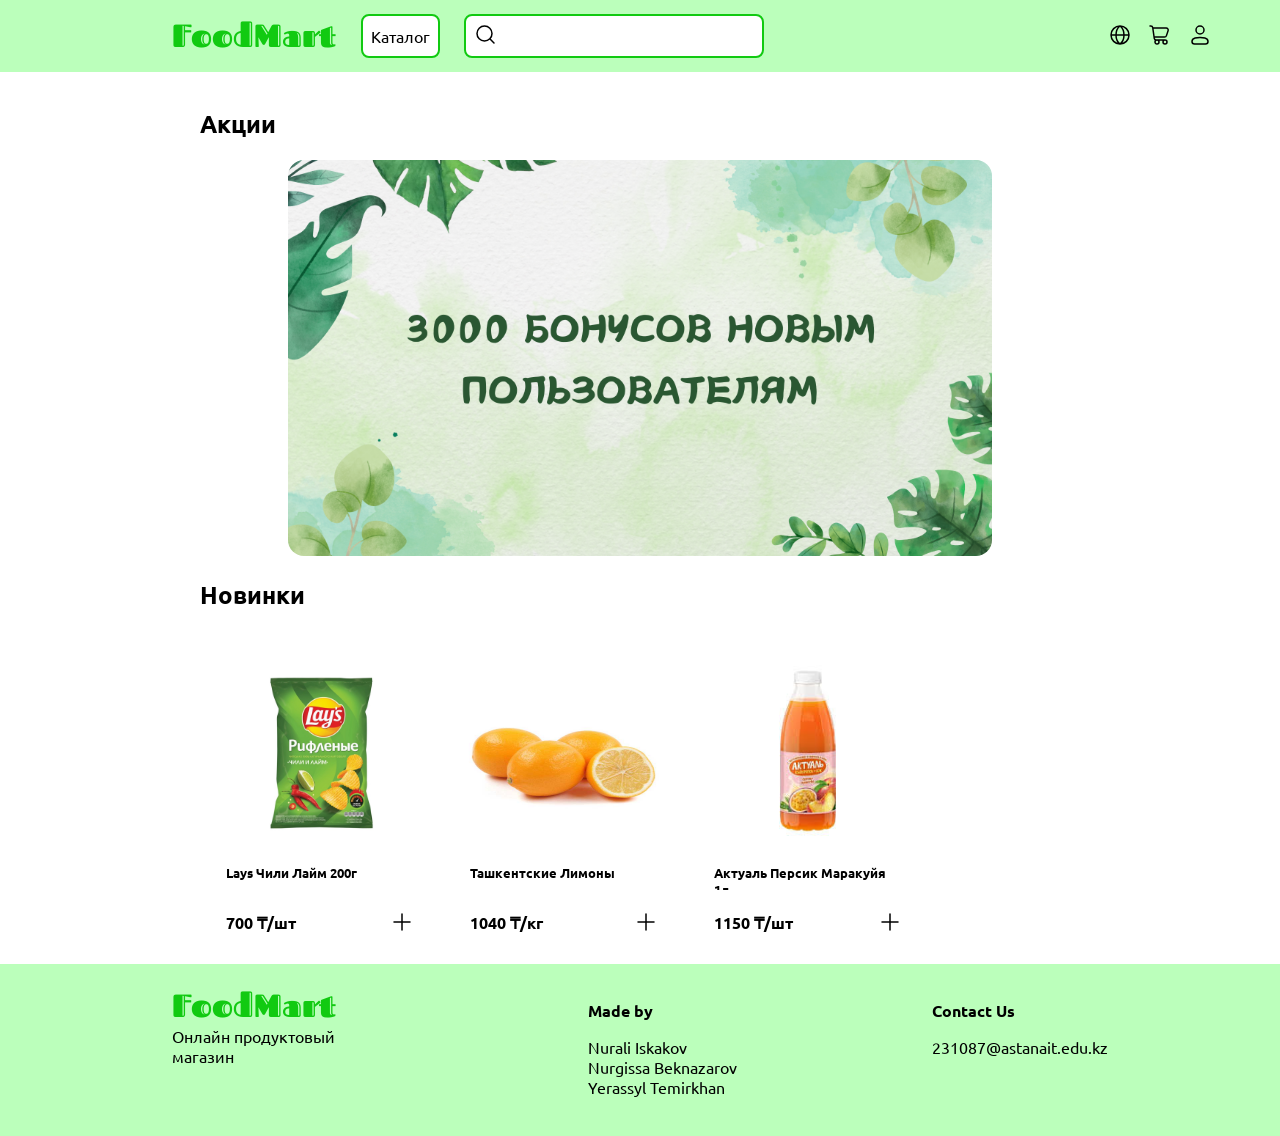
<file: index.html>
<!DOCTYPE html>
<html lang="en">
<head>
  <meta charset="UTF-8">
  <meta name="viewport" content="width=device-width, initial-scale=1.0">
  <link rel="preconnect" href="https://fonts.googleapis.com">
  <link rel="preconnect" href="https://fonts.gstatic.com" crossorigin>
  <link href="https://fonts.googleapis.com/css2?family=Fascinate+Inline&family=Ubuntu:ital,wght@0,300;0,400;0,500;0,700;1,300;1,400;1,500;1,700&display=swap" rel="stylesheet">
  <link rel="stylesheet" href="styles/main.css">
  <link rel="stylesheet" href="styles/index.css">
  <title>Главная</title>
</head>
<body>
  <header>
    <div id="header-left-side">
      <a href="index.html">
        <h1 class="logo">FoodMart</h1>
      </a>
      <a href="categories.html">
        <div id="categories-btn">
          Каталог
        </div>
      </a>
      <div id="search-bar">
        <button id="search-icon-btn">
          <img class="header-icon" id="search-icon" src="assets/icons/search-svgrepo-com.svg" alt="Search Icon">
        </button>
        <input type="text" name="search-bar-textbox" id="search-bar-textbox" placeholder="">
      </div>
    </div>
    <nav>
      <img class="header-icon" src="assets/icons/globe-1-svgrepo-com.svg" alt="Language Icon">
      <a href="cart.html">
        <img class="header-icon" src="assets/icons/cart-4-svgrepo-com.svg" alt="Cart Icon">
      </a>
      <a href="profile.html">
        <img class="header-icon" src="assets/icons/user-1-svgrepo-com.svg" alt="Profile Icon">
      </a>
    </nav>
  </header>
  <main>
    <h2>Акции</h2>
    <div id="promotions">
      <img src="assets/images/promotions.png" alt="Promotions Image">
    </div>
    <h2>Новинки</h2>
    <div id="new-products" class="product-container">
      <div class="product-box">
        <img class="product-box-img" src="assets/images/lays_chili_lime.jpg" alt="Lays Chili Lime">
        <h5 class="product-box-title">Lays Чили Лайм 200г</h5>
        <div class="product-box-price-add-to-cart">  
          <h4 class="product-box-price">700 ₸/шт</h4>
          <button class="product-icon-btn">
            <img class="product-icon" src="assets/icons/plus-svgrepo-com.svg" alt="Add Product Icon">
          </button>
        </div>
      </div>
      <div class="product-box">
        <img class="product-box-img" src="assets/images/fruits-berries/tashkent_lemon.png" alt="Lays Chili Lime">
        <h5 class="product-box-title">Ташкентские Лимоны</h5>
        <div class="product-box-price-add-to-cart">  
          <h4 class="product-box-price">1040 ₸/кг</h4>
          <button class="product-icon-btn">
            <img class="product-icon" src="assets/icons/plus-svgrepo-com.svg" alt="Add Product Icon">
          </button>
        </div>
      </div>
      <div class="product-box">
        <img class="product-box-img" src="assets/images/drinks/actual_peach_passionfruit.jpg" alt="Actual Peach Passionfruit ">
        <h5 class="product-box-title">Актуаль Персик Маракуйя 1л</h5>
        <div class="product-box-price-add-to-cart">  
          <h4 class="product-box-price">1150 ₸/шт</h4>
          <button class="product-icon-btn">
            <img class="product-icon" src="assets/icons/plus-svgrepo-com.svg" alt="Add Product Icon">
          </button>
        </div>
      </div>
    </div>
  </main>
  <footer>
    <div id="footer-about-us">
      <h1 class="logo">FoodMart</h1>
      <p>Онлайн продуктовый магазин</p>
    </div>
    <div id="footer-made-by">
      <h4>Made by</h4>
      <p>Nurali Iskakov</p>
      <p>Nurgissa Beknazarov</p>
      <p>Yerassyl Temirkhan</p>
    </div>
    <div id="footer-contact-us">
      <h4>Contact Us</h4>
      <p>231087@astanait.edu.kz</p>
      <p></p>
      <p></p>
    </div>
  </footer>
</body>
</html>
</file>
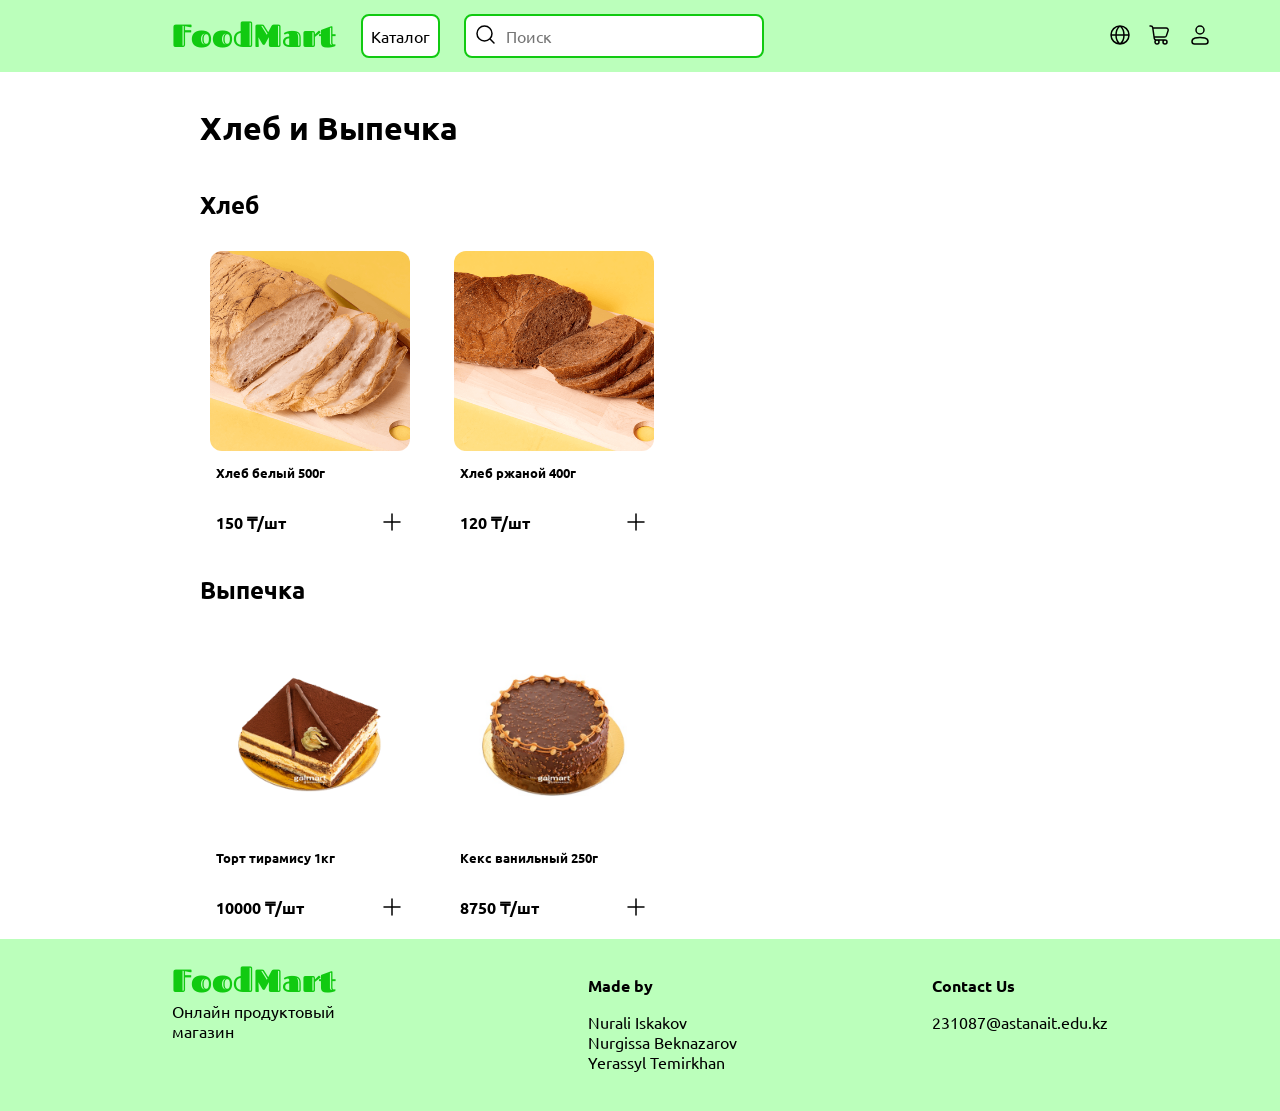
<file: bread&pastries.html>
<!DOCTYPE html>
<html lang="ru">
<head>
  <meta charset="UTF-8">
  <meta name="viewport" content="width=device-width, initial-scale=1.0">
  <link rel="preconnect" href="https://fonts.googleapis.com">
  <link rel="preconnect" href="https://fonts.gstatic.com" crossorigin>
  <link href="https://fonts.googleapis.com/css2?family=Fascinate+Inline&family=Ubuntu:ital,wght@0,300;0,400;0,500;0,700;1,300;1,400;1,500;1,700&display=swap" rel="stylesheet">
  <link rel="stylesheet" href="styles/main.css">
  <link rel="stylesheet" href="styles/index.css">
  <title>Хлеб и Выпечка</title>
</head>
<body>
  <header>
    <div id="header-left-side">
      <a href="index.html">
        <h1 class="logo">FoodMart</h1>
      </a>
      <a href="pages/categories.html">
        <div id="categories-btn">
          Каталог
        </div>
      </a>
      <div id="search-bar">
        <button id="search-icon-btn">
          <img class="header-icon" id="search-icon" src="assets/icons/search-svgrepo-com.svg" alt="Search Icon">
        </button>
        <input type="text" name="search-bar-textbox" id="search-bar-textbox" placeholder="Поиск">
      </div>
    </div>
    <nav>
      <img class="header-icon" src="assets/icons/globe-1-svgrepo-com.svg" alt="Language Icon">
      <a href="pages/cart.html">
        <img class="header-icon" src="assets/icons/cart-4-svgrepo-com.svg" alt="Cart Icon">
      </a>
      <a href="pages/profile.html">
        <img class="header-icon" src="assets/icons/user-1-svgrepo-com.svg" alt="Profile Icon">
      </a>
    </nav>
  </header>

  <main>
    <h1>Хлеб и Выпечка</h1>
    <br>
    <h2>Хлеб</h2>
    <div class="product-container">
      <div class="product-box">
        <img class="product-box-img" src="assets/images/bread1.png" alt="Хлеб белый">
        <h5 class="product-box-title">Хлеб белый 500г</h5>
        <div class="product-box-price-add-to-cart">
          <h4 class="product-box-price">150 ₸/шт</h4>
          <button class="product-icon-btn">
            <img class="product-icon" src="assets/icons/plus-svgrepo-com.svg" alt="Add Product Icon">
          </button>
        </div>
      </div>
      <div class="product-box">
        <img class="product-box-img" src="assets/images/bread2.png" alt="Хлеб ржаной">
        <h5 class="product-box-title">Хлеб ржаной 400г</h5>
        <div class="product-box-price-add-to-cart">
          <h4 class="product-box-price">120 ₸/шт</h4>
          <button class="product-icon-btn">
            <img class="product-icon" src="assets/icons/plus-svgrepo-com.svg" alt="Add Product Icon">
          </button>
        </div>
      </div>
    </div>
    
    <h2>Выпечка</h2>
    <div class="product-container">
      <div class="product-box">
        <img class="product-box-img" src="assets/images/tiramisu.png" alt="Тирамису">
        <h5 class="product-box-title">Торт тирамису 1кг</h5>
        <div class="product-box-price-add-to-cart">
          <h4 class="product-box-price">10000 ₸/шт</h4>
          <button class="product-icon-btn">
            <img class="product-icon" src="assets/icons/plus-svgrepo-com.svg" alt="Add Product Icon">
          </button>
        </div>
      </div>
      <div class="product-box">
        <img class="product-box-img" src="assets/images/cake2.jpg" alt="Шоколадный торт">
        <h5 class="product-box-title">Кекс ванильный 250г</h5>
        <div class="product-box-price-add-to-cart">
          <h4 class="product-box-price">8750 ₸/шт</h4>
          <button class="product-icon-btn">
            <img class="product-icon" src="assets/icons/plus-svgrepo-com.svg" alt="Add Product Icon">
          </button>
        </div>
      </div>
    </div>
  </main>

  <footer>
    <div id="footer-about-us">
      <h1 class="logo">FoodMart</h1>
      <p>Онлайн продуктовый магазин</p>
    </div>
    <div id="footer-made-by">
      <h4>Made by</h4>
      <p>Nurali Iskakov</p>
      <p>Nurgissa Beknazarov</p>
      <p>Yerassyl Temirkhan</p>
    </div>
    <div id="footer-contact-us">
      <h4>Contact Us</h4>
      <p>231087@astanait.edu.kz</p>
    </div>
  </footer>
</body>
</html>
</file>
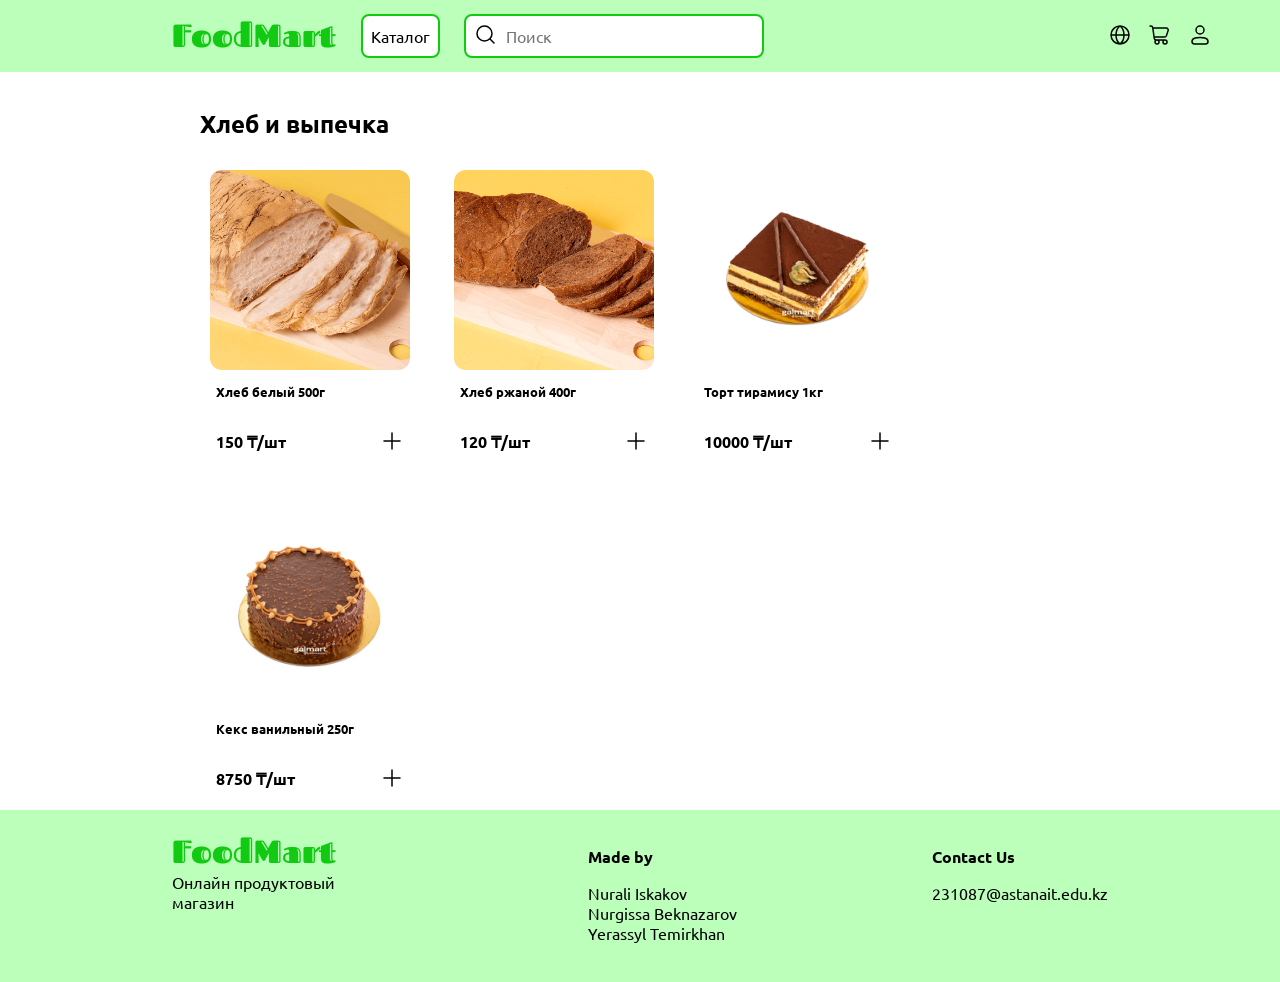
<file: bread-baked.html>
<!DOCTYPE html>
<html lang="ru">
<head>
  <meta charset="UTF-8">
  <meta name="viewport" content="width=device-width, initial-scale=1.0">
  <link rel="preconnect" href="https://fonts.googleapis.com">
  <link rel="preconnect" href="https://fonts.gstatic.com" crossorigin>
  <link href="https://fonts.googleapis.com/css2?family=Fascinate+Inline&family=Ubuntu:ital,wght@0,300;0,400;0,500;0,700;1,300;1,400;1,500;1,700&display=swap" rel="stylesheet">
  <link rel="stylesheet" href="styles/main.css">
  <title>Хлеб и Выпечка</title>
</head>
<body>
  <header>
    <div id="header-left-side">
      <a href="index.html">
        <h1 class="logo">FoodMart</h1>
      </a>
      <a href="categories.html">
        <div id="categories-btn">
          Каталог
        </div>
      </a>
      <div id="search-bar">
        <button id="search-icon-btn">
          <img class="header-icon" id="search-icon" src="assets/icons/search-svgrepo-com.svg" alt="Search Icon">
        </button>
        <input type="text" name="search-bar-textbox" id="search-bar-textbox" placeholder="Поиск">
      </div>
    </div>
    <nav>
      <img class="header-icon" src="assets/icons/globe-1-svgrepo-com.svg" alt="Language Icon">
      <a href="cart.html">
        <img class="header-icon" src="assets/icons/cart-4-svgrepo-com.svg" alt="Cart Icon">
      </a>
      <a href="profile.html">
        <img class="header-icon" src="assets/icons/user-1-svgrepo-com.svg" alt="Profile Icon">
      </a>
    </nav>
  </header>

  <main>
    <h2>Хлеб и выпечка</h2>
    <div class="product-container">
      <div class="product-box">
        <img class="product-box-img" src="assets/images/bread-baked/bread1.png" alt="Хлеб белый">
        <h5 class="product-box-title">Хлеб белый 500г</h5>
        <div class="product-box-price-add-to-cart">
          <h4 class="product-box-price">150 ₸/шт</h4>
          <button class="product-icon-btn">
            <img class="product-icon" src="assets/icons/plus-svgrepo-com.svg" alt="Add Product Icon">
          </button>
        </div>
      </div>
      <div class="product-box">
        <img class="product-box-img" src="assets/images/bread-baked/bread2.png" alt="Хлеб ржаной">
        <h5 class="product-box-title">Хлеб ржаной 400г</h5>
        <div class="product-box-price-add-to-cart">
          <h4 class="product-box-price">120 ₸/шт</h4>
          <button class="product-icon-btn">
            <img class="product-icon" src="assets/icons/plus-svgrepo-com.svg" alt="Add Product Icon">
          </button>
        </div>
      </div>
      <div class="product-box">
        <img class="product-box-img" src="assets/images/bread-baked/tiramisu.png" alt="Тирамису">
        <h5 class="product-box-title">Торт тирамису 1кг</h5>
        <div class="product-box-price-add-to-cart">
          <h4 class="product-box-price">10000 ₸/шт</h4>
          <button class="product-icon-btn">
            <img class="product-icon" src="assets/icons/plus-svgrepo-com.svg" alt="Add Product Icon">
          </button>
        </div>
      </div>
      <div class="product-box">
        <img class="product-box-img" src="assets/images/bread-baked/cake2.jpg" alt="Шоколадный торт">
        <h5 class="product-box-title">Кекс ванильный 250г</h5>
        <div class="product-box-price-add-to-cart">
          <h4 class="product-box-price">8750 ₸/шт</h4>
          <button class="product-icon-btn">
            <img class="product-icon" src="assets/icons/plus-svgrepo-com.svg" alt="Add Product Icon">
          </button>
        </div>
      </div>
    </div>
  </main>

  <footer>
    <div id="footer-about-us">
      <h1 class="logo">FoodMart</h1>
      <p>Онлайн продуктовый магазин</p>
    </div>
    <div id="footer-made-by">
      <h4>Made by</h4>
      <p>Nurali Iskakov</p>
      <p>Nurgissa Beknazarov</p>
      <p>Yerassyl Temirkhan</p>
    </div>
    <div id="footer-contact-us">
      <h4>Contact Us</h4>
      <p>231087@astanait.edu.kz</p>
    </div>
  </footer>
</body>
</html>
</file>
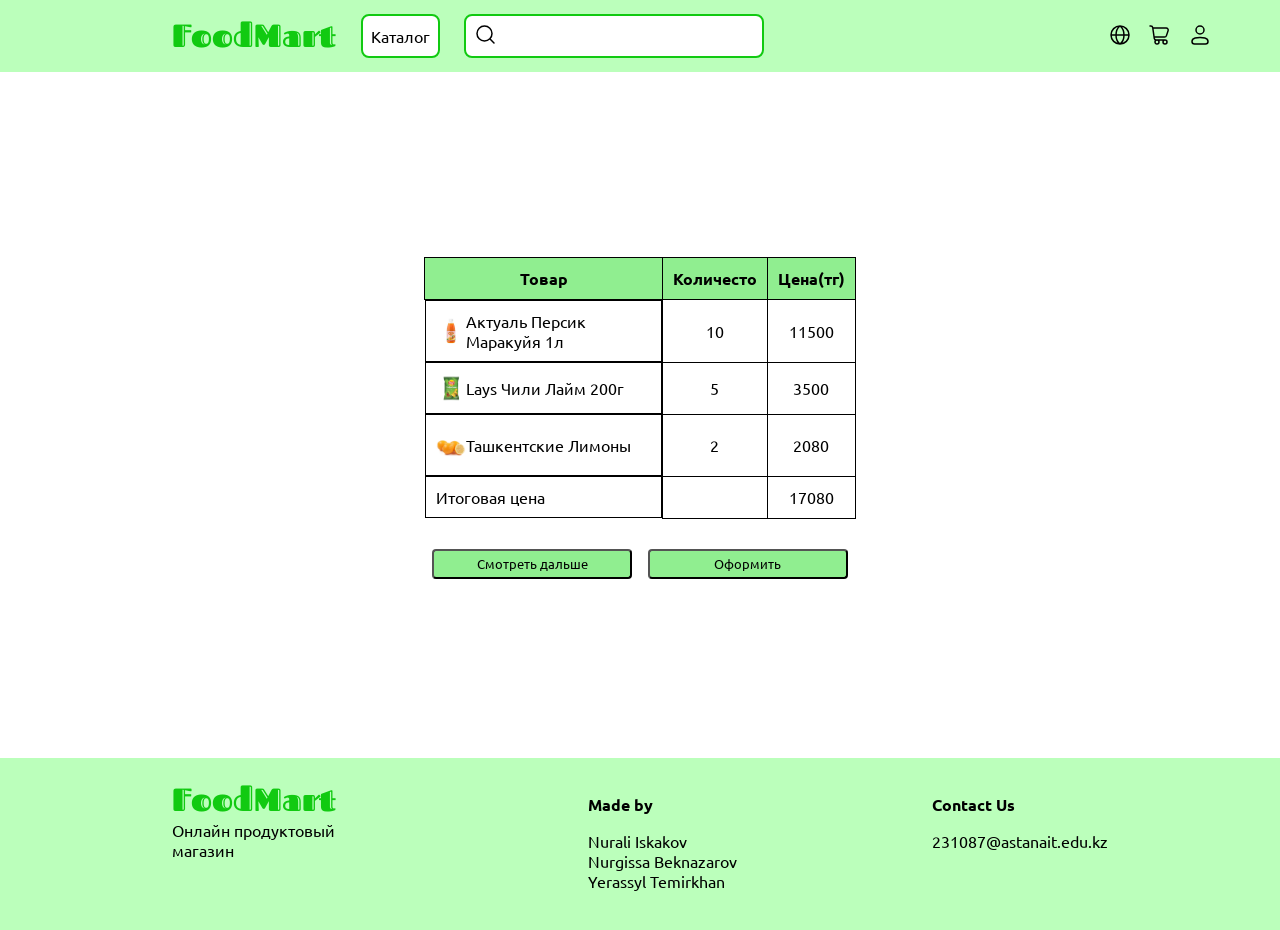
<file: cart.html>
<!DOCTYPE html>
<html lang="en">
<head>
  <meta charset="UTF-8">
  <meta name="viewport" content="width=device-width, initial-scale=1.0">
  <link rel="preconnect" href="https://fonts.googleapis.com">
  <link rel="preconnect" href="https://fonts.gstatic.com" crossorigin>
  <link href="https://fonts.googleapis.com/css2?family=Fascinate+Inline&family=Ubuntu:ital,wght@0,300;0,400;0,500;0,700;1,300;1,400;1,500;1,700&display=swap" rel="stylesheet">
  <link rel="stylesheet" href="styles/main.css">
  <link rel="stylesheet" href="styles/cart.css">
  <title>Корзина</title>
</head>
<body>
  <header>
    <div id="header-left-side">
      <a href="index.html">
        <h1 class="logo">FoodMart</h1>
      </a>
      <a href="categories.html">
        <div id="categories-btn">
          Каталог
        </div>
      </a>
      <div id="search-bar">
        <button id="search-icon-btn">
          <img class="header-icon" id="search-icon" src="assets/icons/search-svgrepo-com.svg" alt="Search Icon">
        </button>
        <input type="text" name="search-bar-textbox" id="search-bar-textbox" placeholder="">
      </div>
    </div>
    <nav>
      <img class="header-icon" src="assets/icons/globe-1-svgrepo-com.svg" alt="Language Icon">
      <a href="cart.html">
        <img class="header-icon" src="assets/icons/cart-4-svgrepo-com.svg" alt="Cart Icon">
      </a>
      <a href="profile.html">
        <img class="header-icon" src="assets/icons/user-1-svgrepo-com.svg" alt="Profile Icon">
      </a>
    </nav>
  </header>
  <main>
      <div class="cart">
        <table>
          <thead>
            <tr>
              <th>Товар</th>
              <th>Количесто</th>
              <th>Цена(тг)</th>
            </tr>
          </thead>
          <tbody>
            <tr>
              <td class="name">
                <img src="./assets/images/drinks/actual_peach_passionfruit.jpg" alt="" class="product-img">
                <p>Актуаль Персик Маракуйя 1л</p>
              </td>
              <td>10</td>
              <td>11500</td>
            </tr>
            <tr>
              <td class="name">
                <img src="./assets/images/lays_chili_lime.jpg" class="product-img" alt="">
              Lays Чили Лайм 200г
              </td>
              <td>5</td>
              <td>3500</td>
           </tr>
            <tr>
              <td class="name">
                <img src="./assets/images/fruits-berries/tashkent_lemon.png" class="product-img" alt="">
                Ташкентские Лимоны
              </td>
              <td>2</td>
              <td>2080</td>
            </tr>
          </tbody>
          <tfoot>
            <td class="name">Итоговая цена</td>
            <td></td>
            <td>17080</td>
          </tfoot>
        </table>
        <div class="info-buttons">
          <button class="submit-button">Смотреть дальше</button>
          <button class="submit-button">Оформить</button>
        </div>
      </div>
  </main>
  <footer>
    <div id="footer-about-us">
      <h1 class="logo">FoodMart</h1>
      <p>Онлайн продуктовый магазин</p>
    </div>
    <div id="footer-made-by">
      <h4>Made by</h4>
      <p>Nurali Iskakov</p>
      <p>Nurgissa Beknazarov</p>
      <p>Yerassyl Temirkhan</p>
    </div>
    <div id="footer-contact-us">
      <h4>Contact Us</h4>
      <p>231087@astanait.edu.kz</p>
      <p></p>
      <p></p>
    </div>
  </footer>
</body>
</html>
</file>
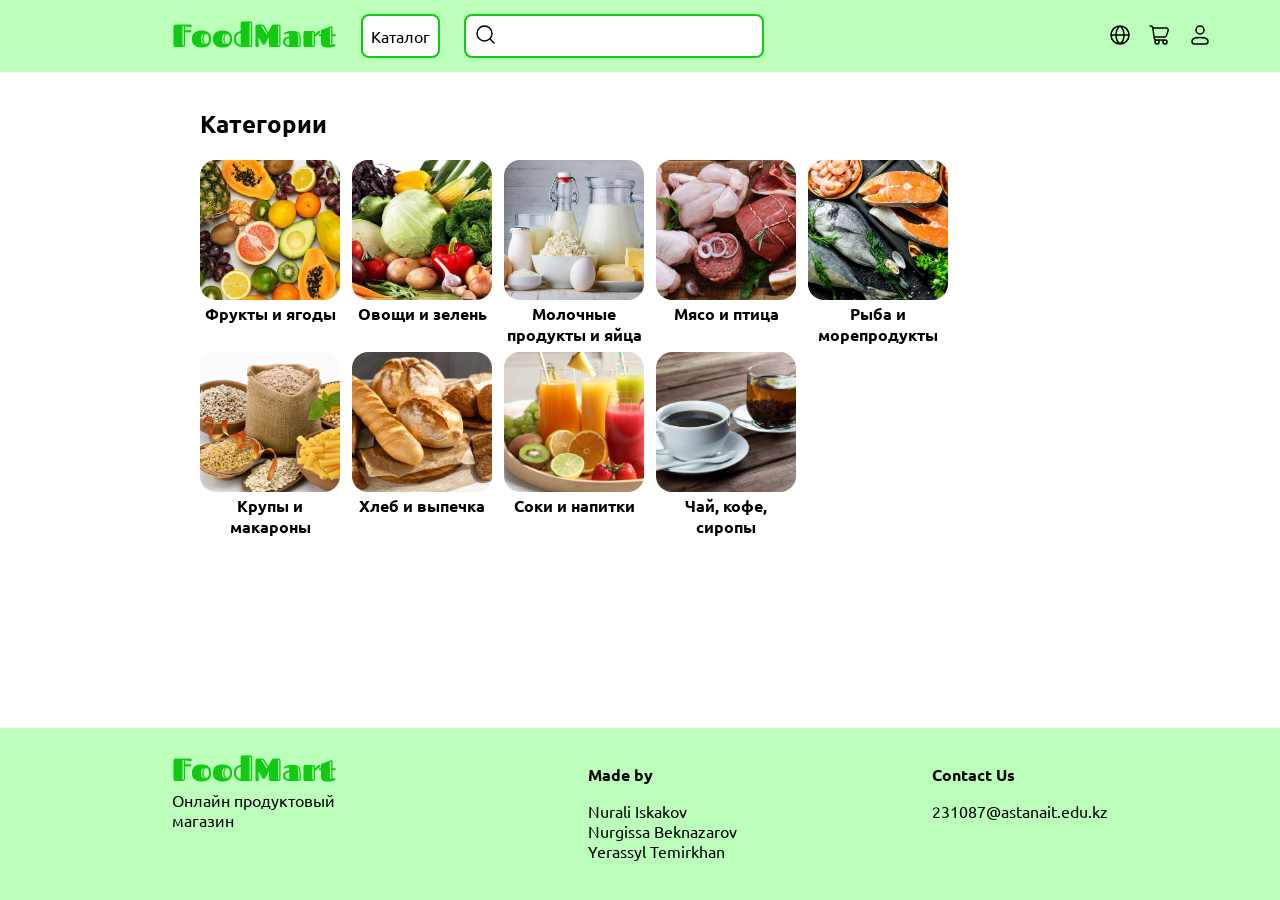
<file: categories.html>
<!DOCTYPE html>
<html lang="en">
<head>
  <meta charset="UTF-8">
  <meta name="viewport" content="width=device-width, initial-scale=1.0">
  <link rel="preconnect" href="https://fonts.googleapis.com">
  <link rel="preconnect" href="https://fonts.gstatic.com" crossorigin>
  <link href="https://fonts.googleapis.com/css2?family=Fascinate+Inline&family=Ubuntu:ital,wght@0,300;0,400;0,500;0,700;1,300;1,400;1,500;1,700&display=swap" rel="stylesheet">
  <link rel="stylesheet" href="styles/main.css">
  <link rel="stylesheet" href="styles/categories.css">
  <title>Главная</title>
</head>
<body>
  <header>
    <div id="header-left-side">
      <a href="index.html">
        <h1 class="logo">FoodMart</h1>
      </a>
      <a href="categories.html">
        <div id="categories-btn">
          Каталог
        </div>
      </a>
      <div id="search-bar">
        <button id="search-icon-btn">
          <img class="header-icon" id="search-icon" src="assets/icons/search-svgrepo-com.svg" alt="Search Icon">
        </button>
        <input type="text" name="search-bar-textbox" id="search-bar-textbox" placeholder="">
      </div>
    </div>
    <nav>
      <img class="header-icon" src="assets/icons/globe-1-svgrepo-com.svg" alt="Language Icon">
      <a href="cart.html">
        <img class="header-icon" src="assets/icons/cart-4-svgrepo-com.svg" alt="Cart Icon">
      </a>
      <a href="profile.html">
        <img class="header-icon" src="assets/icons/user-1-svgrepo-com.svg" alt="Profile Icon">
      </a>
    </nav>
  </header>
  <main id="categories-main">
    <h2>Категории</h2>
    <div id="categories-container">
      <a href="fruits-berries.html">
        <div class="category-box">  
          <img class="category-img" src="assets/images/fruits-berries/fruits-berries.jpg" alt="Fruits and Berries">
          <h4>Фрукты и ягоды</h4>
        </div>
      </a>
      <a href="vegetables-herbs.html">
        <div class="category-box">  
          <img class="category-img" src="assets/images/vegetables-herbs/vegetables-herbs.jpg" alt="Vegetables and Herbs">
          <h4>Овощи и зелень</h4>
        </div>
      </a>
      <a href="dairy-eggs.html">
        <div class="category-box">  
          <img class="category-img" src="assets/images/dairy-eggs/dairy-eggs.jpg" alt="Dairy and Eggs">
          <h4>Молочные продукты и яйца</h4>
        </div>
      </a>
      <a href="meat-poultry.html">
        <div class="category-box">  
          <img class="category-img" src="assets/images/meat-poultry/meat-poultry.jpg" alt="Meat and Poultry">
          <h4>Мясо и птица</h4>
        </div>
      </a>
      <a href="fish-seafood.html">
        <div class="category-box">  
          <img class="category-img" src="assets/images/fish-seafood/fish-seafood.jpg" alt="Fish and Seafood">
          <h4>Рыба и морепродукты</h4>
        </div>
      </a>
      <a href="grain-pasta.html">
        <div class="category-box">  
          <img class="category-img" src="assets/images/grain-pasta/grain-pasta.jpg" alt="Grain and Pasta">
          <h4>Крупы и макароны</h4>
        </div>
      </a>
      <a href="bread-baked.html">
        <div class="category-box">  
          <img class="category-img" src="assets/images/bread-baked/bread-baked.jpg" alt="Bread and Baked Goods">
          <h4>Хлеб и выпечка</h4>
        </div>
      </a>
      <a href="drinks.html">
        <div class="category-box">  
          <img class="category-img" src="assets/images/drinks/drinks.jpg" alt="Juices">
          <h4>Соки и напитки</h4>
        </div>
      </a>
      <a href="tea-coffee.html">
        <div class="category-box">  
          <img class="category-img" src="assets/images/tea-coffee/tea-coffee.jpg" alt="Tea and Coffee">
          <h4>Чай, кофе, сиропы</h4>
        </div>
      </a>
    </div>
  </main>
  <footer>
    <div id="footer-about-us">
      <h1 class="logo">FoodMart</h1>
      <p>Онлайн продуктовый магазин</p>
    </div>
    <div id="footer-made-by">
      <h4>Made by</h4>
      <p>Nurali Iskakov</p>
      <p>Nurgissa Beknazarov</p>
      <p>Yerassyl Temirkhan</p>
    </div>
    <div id="footer-contact-us">
      <h4>Contact Us</h4>
      <p>231087@astanait.edu.kz</p>
      <p></p>
      <p></p>
    </div>
  </footer>
</body>
</html>
</file>
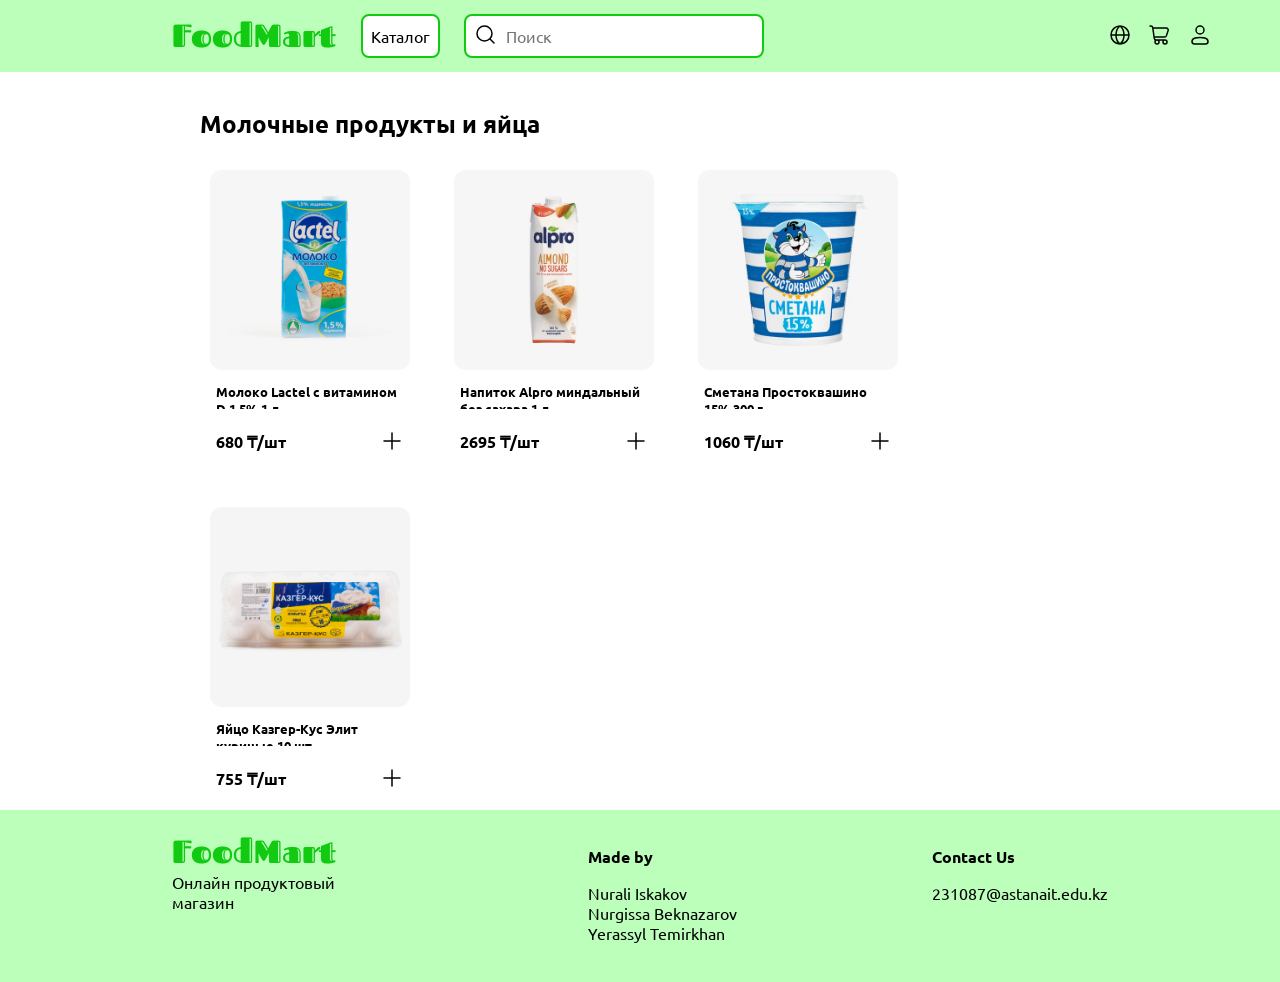
<file: dairy-eggs.html>
<!DOCTYPE html>
<html lang="ru">
<head>
  <meta charset="UTF-8">
  <meta name="viewport" content="width=device-width, initial-scale=1.0">
  <link rel="preconnect" href="https://fonts.googleapis.com">
  <link rel="preconnect" href="https://fonts.gstatic.com" crossorigin>
  <link href="https://fonts.googleapis.com/css2?family=Fascinate+Inline&family=Ubuntu:ital,wght@0,300;0,400;0,500;0,700;1,300;1,400;1,500;1,700&display=swap" rel="stylesheet">
  <link rel="stylesheet" href="styles/main.css">
  <title>Молочные продукты и яйца</title>
</head>
<body>
  <header>
    <div id="header-left-side">
      <a href="index.html">
        <h1 class="logo">FoodMart</h1>
      </a>
      <a href="categories.html">
        <div id="categories-btn">
          Каталог
        </div>
      </a>
      <div id="search-bar">
        <button id="search-icon-btn">
          <img class="header-icon" id="search-icon" src="assets/icons/search-svgrepo-com.svg" alt="Search Icon">
        </button>
        <input type="text" name="search-bar-textbox" id="search-bar-textbox" placeholder="Поиск">
      </div>
    </div>
    <nav>
      <img class="header-icon" src="assets/icons/globe-1-svgrepo-com.svg" alt="Language Icon">
      <a href="cart.html">
        <img class="header-icon" src="assets/icons/cart-4-svgrepo-com.svg" alt="Cart Icon">
      </a>
      <a href="profile.html">
        <img class="header-icon" src="assets/icons/user-1-svgrepo-com.svg" alt="Profile Icon">
      </a>
    </nav>
  </header>

  <main>
    <h2>Молочные продукты и яйца</h2>
    <div class="product-container">
      <div class="product-box">
        <img class="product-box-img" src="assets/images/dairy-eggs/lactel.png" alt="Молоко Lactel с витамином D 1,5% 1 л">
        <h5 class="product-box-title">Молоко Lactel с витамином D 1,5% 1 л</h5>
        <div class="product-box-price-add-to-cart">
          <h4 class="product-box-price">680 ₸/шт</h4>
          <button class="product-icon-btn">
            <img class="product-icon" src="assets/icons/plus-svgrepo-com.svg" alt="Add Product Icon">
          </button>
        </div>
      </div>
      <div class="product-box">
        <img class="product-box-img" src="assets/images/dairy-eggs/alpro.png" alt="Напиток Alpro миндальный без сахара 1 л">
        <h5 class="product-box-title">Напиток Alpro миндальный без сахара 1 л</h5>
        <div class="product-box-price-add-to-cart">
          <h4 class="product-box-price">2695 ₸/шт</h4>
          <button class="product-icon-btn">
            <img class="product-icon" src="assets/icons/plus-svgrepo-com.svg" alt="Add Product Icon">
          </button>
        </div>
      </div>
      <div class="product-box">
        <img class="product-box-img" src="assets/images/dairy-eggs/smetana.png" alt="Сметана Простоквашино 15% 300 г">
        <h5 class="product-box-title">Сметана Простоквашино 15% 300 г</h5>
        <div class="product-box-price-add-to-cart">
          <h4 class="product-box-price">1060 ₸/шт</h4>
          <button class="product-icon-btn">
            <img class="product-icon" src="assets/icons/plus-svgrepo-com.svg" alt="Add Product Icon">
          </button>
        </div>
      </div>
      <div class="product-box">
        <img class="product-box-img" src="assets/images/dairy-eggs/eggs.png" alt="Яйцо Казгер-Кус Элит куриные 10 шт">
        <h5 class="product-box-title">Яйцо Казгер-Кус Элит куриные 10 шт</h5>
        <div class="product-box-price-add-to-cart">
          <h4 class="product-box-price">755 ₸/шт</h4>
          <button class="product-icon-btn">
            <img class="product-icon" src="assets/icons/plus-svgrepo-com.svg" alt="Add Product Icon">
          </button>
        </div>
      </div>
    </div>
  </main>

  <footer>
    <div id="footer-about-us">
      <h1 class="logo">FoodMart</h1>
      <p>Онлайн продуктовый магазин</p>
    </div>
    <div id="footer-made-by">
      <h4>Made by</h4>
      <p>Nurali Iskakov</p>
      <p>Nurgissa Beknazarov</p>
      <p>Yerassyl Temirkhan</p>
    </div>
    <div id="footer-contact-us">
      <h4>Contact Us</h4>
      <p>231087@astanait.edu.kz</p>
    </div>
  </footer>
</body>
</html>
</file>
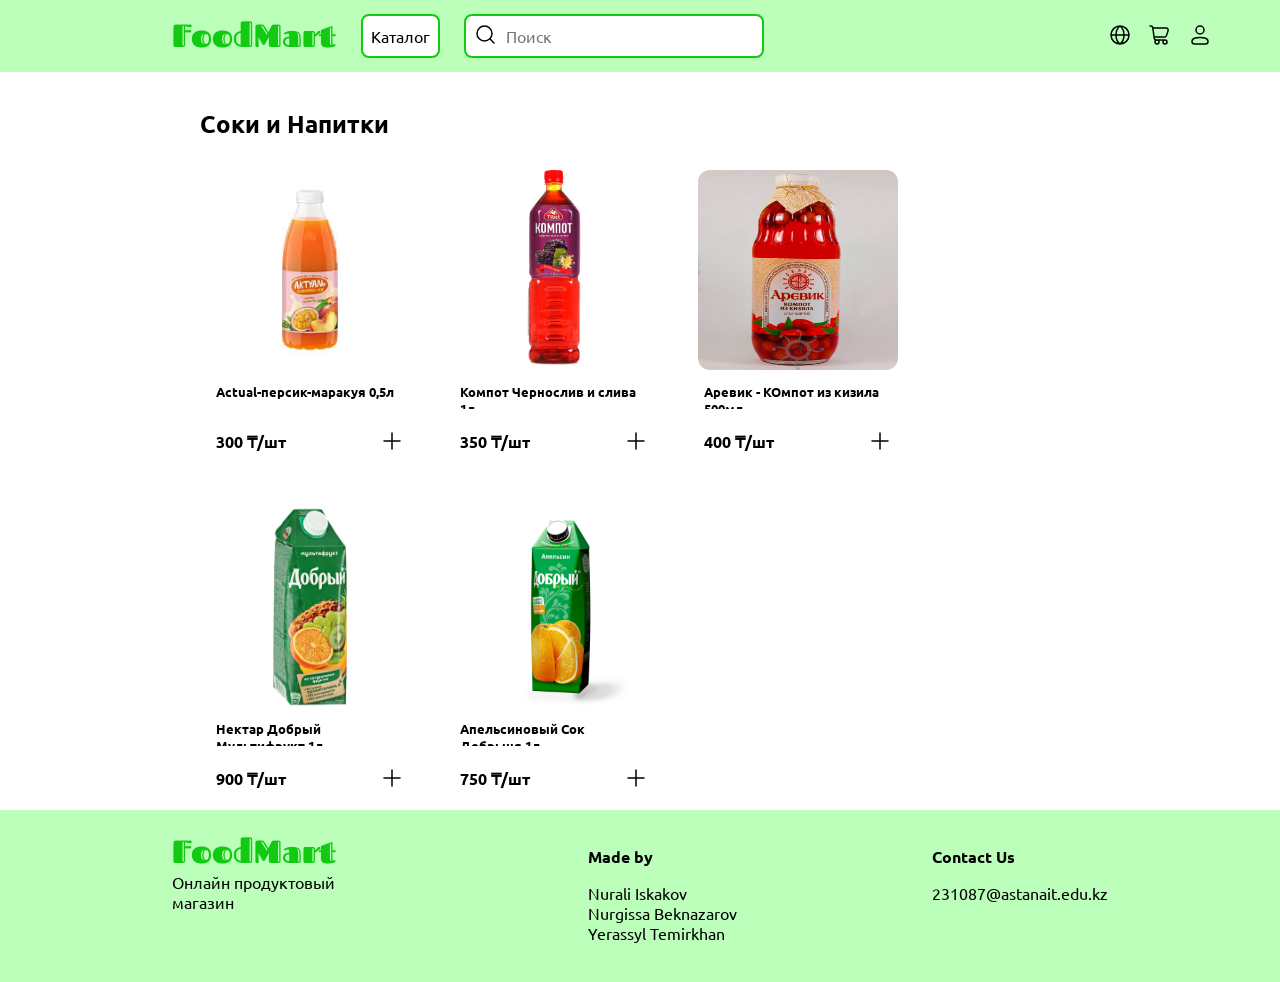
<file: drinks.html>
<!DOCTYPE html>
<html lang="ru">
<head>
  <meta charset="UTF-8">
  <meta name="viewport" content="width=device-width, initial-scale=1.0">
  <link rel="preconnect" href="https://fonts.googleapis.com">
  <link rel="preconnect" href="https://fonts.gstatic.com" crossorigin>
  <link href="https://fonts.googleapis.com/css2?family=Fascinate+Inline&family=Ubuntu:ital,wght@0,300;0,400;0,500;0,700;1,300;1,400;1,500;1,700&display=swap" rel="stylesheet">
  <link rel="stylesheet" href="styles/main.css">
  <title>Соки и Напитки</title>
</head>
<body>
  <header>
    <div id="header-left-side">
      <a href="index.html">
        <h1 class="logo">FoodMart</h1>
      </a>
      <a href="categories.html">
        <div id="categories-btn">
          Каталог
        </div>
      </a>
      <div id="search-bar">
        <button id="search-icon-btn">
          <img class="header-icon" id="search-icon" src="assets/icons/search-svgrepo-com.svg" alt="Search Icon">
        </button>
        <input type="text" name="search-bar-textbox" id="search-bar-textbox" placeholder="Поиск">
      </div>
    </div>
    <nav>
      <img class="header-icon" src="assets/icons/globe-1-svgrepo-com.svg" alt="Language Icon">
      <a href="cart.html">
        <img class="header-icon" src="assets/icons/cart-4-svgrepo-com.svg" alt="Cart Icon">
      </a>
      <a href="profile.html">
        <img class="header-icon" src="assets/icons/user-1-svgrepo-com.svg" alt="Profile Icon">
      </a>
    </nav>
  </header>

  <main>
    <h2>Соки и Напитки</h2>
    <div class="product-container">
      <div class="product-box">
        <img class="product-box-img" src="assets/images/drinks/actual_peach_passionfruit.jpg" alt="Actual-персик-маракуя">
        <h5 class="product-box-title">Actual-персик-маракуя 0,5л</h5>
        <div class="product-box-price-add-to-cart">
          <h4 class="product-box-price">300 ₸/шт</h4>
          <button class="product-icon-btn">
            <img class="product-icon" src="assets/icons/plus-svgrepo-com.svg" alt="Add Product Icon">
          </button>
        </div>
      </div>
      <div class="product-box">
        <img class="product-box-img" src="assets/images/drinks/compote1.jpg" alt="Чернослив и слива">
        <h5 class="product-box-title">Компот Чернослив и слива 1л</h5>
        <div class="product-box-price-add-to-cart">
          <h4 class="product-box-price">350 ₸/шт</h4>
          <button class="product-icon-btn">
            <img class="product-icon" src="assets/icons/plus-svgrepo-com.svg" alt="Add Product Icon">
          </button>
        </div>
      </div>
      <div class="product-box">
        <img class="product-box-img" src="assets/images/drinks/compote2.jpg" alt="Аревик - КОмпот из кизила">
        <h5 class="product-box-title">Аревик - КОмпот из кизила 500мл</h5>
        <div class="product-box-price-add-to-cart">
          <h4 class="product-box-price">400 ₸/шт</h4>
          <button class="product-icon-btn">
            <img class="product-icon" src="assets/icons/plus-svgrepo-com.svg" alt="Add Product Icon">
          </button>
        </div>
      </div>
      <div class="product-box">
        <img class="product-box-img" src="assets/images/drinks/nectar.jpg" alt="Нектар Добрый Мультифрукт">
        <h5 class="product-box-title">Нектар Добрый Мультифрукт 1л</h5>
        <div class="product-box-price-add-to-cart">
          <h4 class="product-box-price">900 ₸/шт</h4>
          <button class="product-icon-btn">
            <img class="product-icon" src="assets/icons/plus-svgrepo-com.svg" alt="Add Product Icon">
          </button>
        </div>
      </div>
      <div class="product-box">
        <img class="product-box-img" src="assets/images/drinks/sok_orange.jpg" alt="Апельсиновый Сок Добрыня">
        <h5 class="product-box-title">Апельсиновый Сок Добрыня 1л</h5>
        <div class="product-box-price-add-to-cart">
          <h4 class="product-box-price">750 ₸/шт</h4>
          <button class="product-icon-btn">
            <img class="product-icon" src="assets/icons/plus-svgrepo-com.svg" alt="Add Product Icon">
          </button>
        </div>
      </div>
    </div>
  </main>

  <footer>
    <div id="footer-about-us">
      <h1 class="logo">FoodMart</h1>
      <p>Онлайн продуктовый магазин</p>
    </div>
    <div id="footer-made-by">
      <h4>Made by</h4>
      <p>Nurali Iskakov</p>
      <p>Nurgissa Beknazarov</p>
      <p>Yerassyl Temirkhan</p>
    </div>
    <div id="footer-contact-us">
      <h4>Contact Us</h4>
      <p>231087@astanait.edu.kz</p>
    </div>
  </footer>
</body>
</html>
</file>
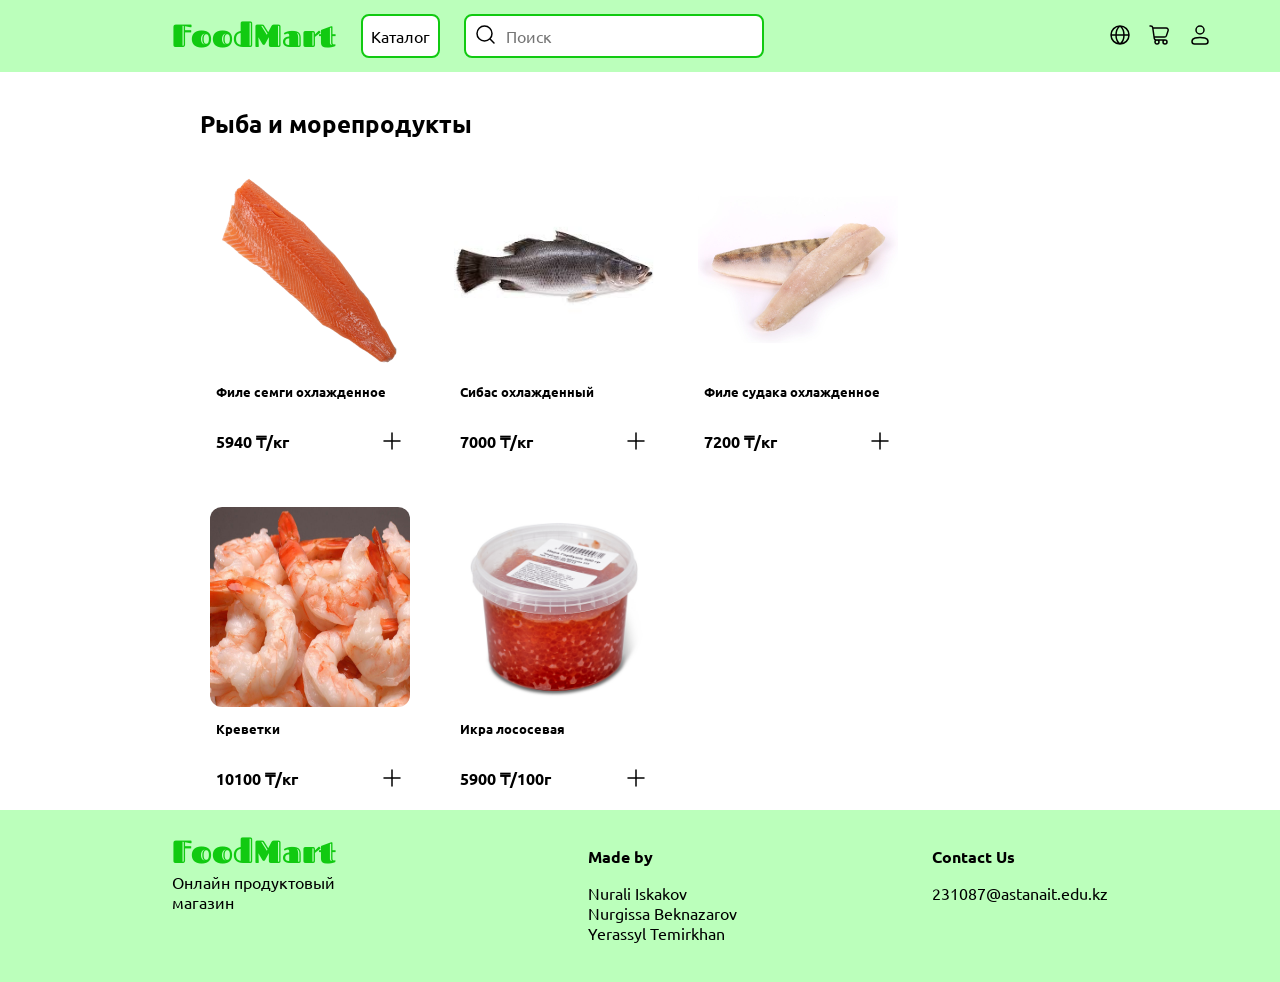
<file: fish-seafood.html>
<!DOCTYPE html>
<html lang="ru">
<head>
  <meta charset="UTF-8">
  <meta name="viewport" content="width=device-width, initial-scale=1.0">
  <link rel="preconnect" href="https://fonts.googleapis.com">
  <link rel="preconnect" href="https://fonts.gstatic.com" crossorigin>
  <link href="https://fonts.googleapis.com/css2?family=Fascinate+Inline&family=Ubuntu:ital,wght@0,300;0,400;0,500;0,700;1,300;1,400;1,500;1,700&display=swap" rel="stylesheet">
  <link rel="stylesheet" href="styles/main.css">
  <title>Рыба и морепродукты</title>
</head>
<body>
  <header>
    <div id="header-left-side">
      <a href="index.html">
        <h1 class="logo">FoodMart</h1>
      </a>
      <a href="categories.html">
        <div id="categories-btn">
          Каталог
        </div>
      </a>
      <div id="search-bar">
        <button id="search-icon-btn">
          <img class="header-icon" id="search-icon" src="assets/icons/search-svgrepo-com.svg" alt="Search Icon">
        </button>
        <input type="text" name="search-bar-textbox" id="search-bar-textbox" placeholder="Поиск">
      </div>
    </div>
    <nav>
      <img class="header-icon" src="assets/icons/globe-1-svgrepo-com.svg" alt="Language Icon">
      <a href="cart.html">
        <img class="header-icon" src="assets/icons/cart-4-svgrepo-com.svg" alt="Cart Icon">
      </a>
      <a href="profile.html">
        <img class="header-icon" src="assets/icons/user-1-svgrepo-com.svg" alt="Profile Icon">
      </a>
    </nav>
  </header>

  <main>
    <h2>Рыба и морепродукты</h2>
    <div class="product-container">
      <div class="product-box">
        <img class="product-box-img" src="assets/images/fish-seafood/salmon-fillet.png" alt="Филе семги охлажденное">
        <h5 class="product-box-title">Филе семги охлажденное</h5>
        <div class="product-box-price-add-to-cart">
          <h4 class="product-box-price">5940 ₸/кг</h4>
          <button class="product-icon-btn">
            <img class="product-icon" src="assets/icons/plus-svgrepo-com.svg" alt="Add Product Icon">
          </button>
        </div>
      </div>
      <div class="product-box">
        <img class="product-box-img" src="assets/images/fish-seafood/seabass.jpg" alt="Сибас охлажденный">
        <h5 class="product-box-title">Сибас охлажденный</h5>
        <div class="product-box-price-add-to-cart">
          <h4 class="product-box-price">7000 ₸/кг</h4>
          <button class="product-icon-btn">
            <img class="product-icon" src="assets/icons/plus-svgrepo-com.svg" alt="Add Product Icon">
          </button>
        </div>
      </div>
      <div class="product-box">
        <img class="product-box-img" src="assets/images/fish-seafood/sudak-phillet.jpg" alt="Филе судака охлажденное">
        <h5 class="product-box-title">Филе судака охлажденное</h5>
        <div class="product-box-price-add-to-cart">
          <h4 class="product-box-price">7200 ₸/кг</h4>
          <button class="product-icon-btn">
            <img class="product-icon" src="assets/icons/plus-svgrepo-com.svg" alt="Add Product Icon">
          </button>
        </div>
      </div>
      <div class="product-box">
        <img class="product-box-img" src="assets/images/fish-seafood/shrimps.jpg" alt="Креветки">
        <h5 class="product-box-title">Креветки</h5>
        <div class="product-box-price-add-to-cart">
          <h4 class="product-box-price">10100 ₸/кг</h4>
          <button class="product-icon-btn">
            <img class="product-icon" src="assets/icons/plus-svgrepo-com.svg" alt="Add Product Icon">
          </button>
        </div>
      </div>
      <div class="product-box">
        <img class="product-box-img" src="assets/images/fish-seafood/caviar.jpg" alt="Икра лососевая">
        <h5 class="product-box-title">Икра лососевая</h5>
        <div class="product-box-price-add-to-cart">
          <h4 class="product-box-price">5900 ₸/100г</h4>
          <button class="product-icon-btn">
            <img class="product-icon" src="assets/icons/plus-svgrepo-com.svg" alt="Add Product Icon">
          </button>
        </div>
      </div>
    </div>
  </main>

  <footer>
    <div id="footer-about-us">
      <h1 class="logo">FoodMart</h1>
      <p>Онлайн продуктовый магазин</p>
    </div>
    <div id="footer-made-by">
      <h4>Made by</h4>
      <p>Nurali Iskakov</p>
      <p>Nurgissa Beknazarov</p>
      <p>Yerassyl Temirkhan</p>
    </div>
    <div id="footer-contact-us">
      <h4>Contact Us</h4>
      <p>231087@astanait.edu.kz</p>
    </div>
  </footer>
</body>
</html>
</file>
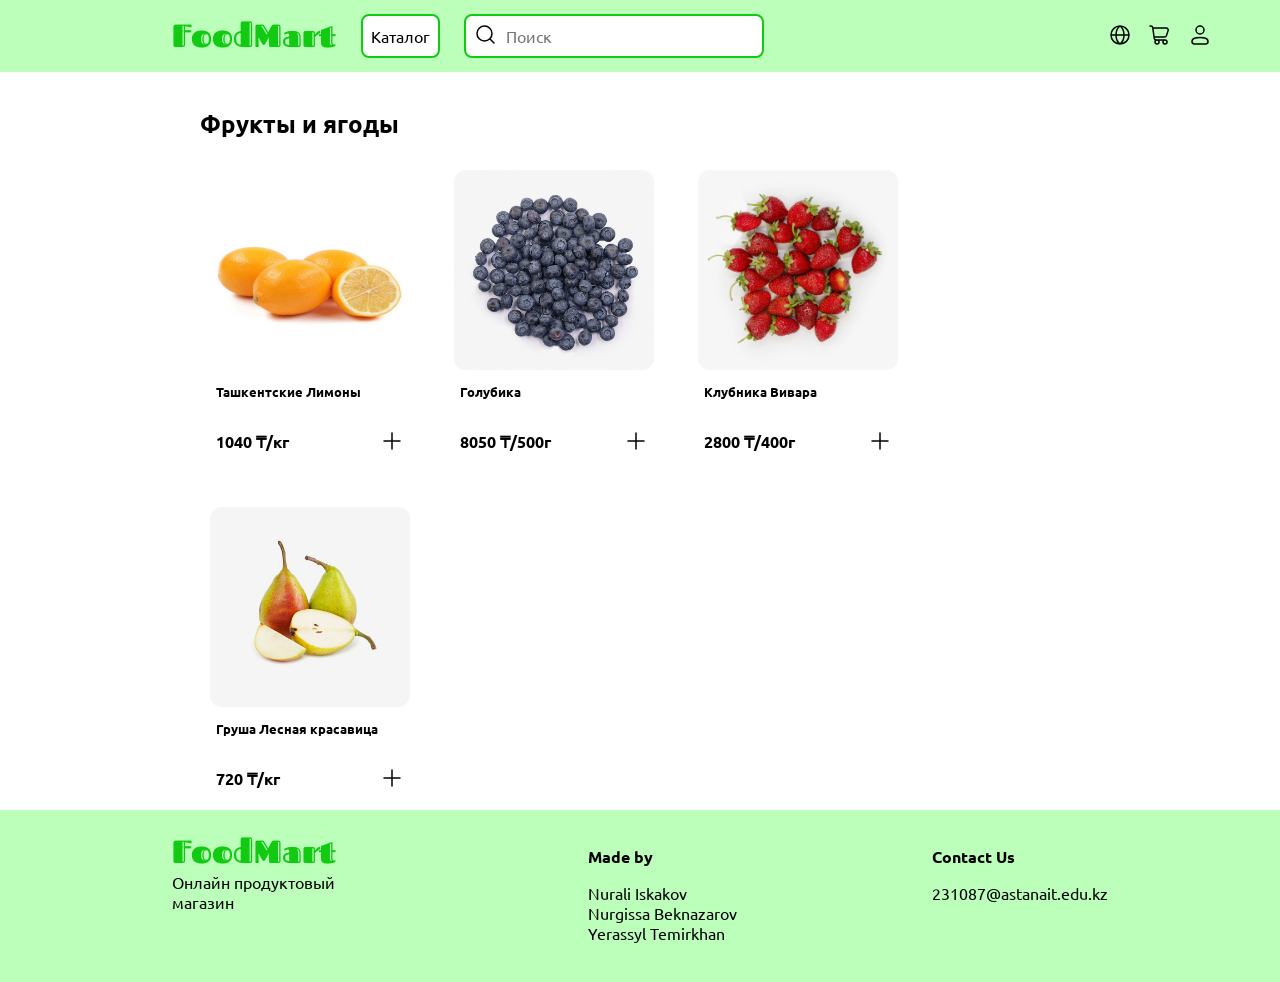
<file: fruits-berries.html>
<!DOCTYPE html>
<html lang="ru">
<head>
  <meta charset="UTF-8">
  <meta name="viewport" content="width=device-width, initial-scale=1.0">
  <link rel="preconnect" href="https://fonts.googleapis.com">
  <link rel="preconnect" href="https://fonts.gstatic.com" crossorigin>
  <link href="https://fonts.googleapis.com/css2?family=Fascinate+Inline&family=Ubuntu:ital,wght@0,300;0,400;0,500;0,700;1,300;1,400;1,500;1,700&display=swap" rel="stylesheet">
  <link rel="stylesheet" href="styles/main.css">
  <title>Фрукты и ягоды</title>
</head>
<body>
  <header>
    <div id="header-left-side">
      <a href="index.html">
        <h1 class="logo">FoodMart</h1>
      </a>
      <a href="categories.html">
        <div id="categories-btn">
          Каталог
        </div>
      </a>
      <div id="search-bar">
        <button id="search-icon-btn">
          <img class="header-icon" id="search-icon" src="assets/icons/search-svgrepo-com.svg" alt="Search Icon">
        </button>
        <input type="text" name="search-bar-textbox" id="search-bar-textbox" placeholder="Поиск">
      </div>
    </div>
    <nav>
      <img class="header-icon" src="assets/icons/globe-1-svgrepo-com.svg" alt="Language Icon">
      <a href="cart.html">
        <img class="header-icon" src="assets/icons/cart-4-svgrepo-com.svg" alt="Cart Icon">
      </a>
      <a href="profile.html">
        <img class="header-icon" src="assets/icons/user-1-svgrepo-com.svg" alt="Profile Icon">
      </a>
    </nav>
  </header>

  <main>
    <h2>Фрукты и ягоды</h2>
    <div class="product-container">
      <div class="product-box">
        <img class="product-box-img" src="assets/images/fruits-berries/tashkent_lemon.png" alt="Ташкентские Лимоны">
        <h5 class="product-box-title">Ташкентские Лимоны</h5>
        <div class="product-box-price-add-to-cart">
          <h4 class="product-box-price">1040 ₸/кг</h4>
          <button class="product-icon-btn">
            <img class="product-icon" src="assets/icons/plus-svgrepo-com.svg" alt="Add Product Icon">
          </button>
        </div>
      </div>
      <div class="product-box">
        <img class="product-box-img" src="assets/images/fruits-berries/bluebary.png" alt="Голубика">
        <h5 class="product-box-title">Голубика</h5>
        <div class="product-box-price-add-to-cart">
          <h4 class="product-box-price">8050 ₸/500г</h4>
          <button class="product-icon-btn">
            <img class="product-icon" src="assets/icons/plus-svgrepo-com.svg" alt="Add Product Icon">
          </button>
        </div>
      </div>
      <div class="product-box">
        <img class="product-box-img" src="assets/images/fruits-berries/strawbery.png" alt="Клубника Вивара">
        <h5 class="product-box-title">Клубника Вивара</h5>
        <div class="product-box-price-add-to-cart">
          <h4 class="product-box-price">2800 ₸/400г</h4>
          <button class="product-icon-btn">
            <img class="product-icon" src="assets/icons/plus-svgrepo-com.svg" alt="Add Product Icon">
          </button>
        </div>
      </div>
      <div class="product-box">
        <img class="product-box-img" src="assets/images/fruits-berries/grusha.png" alt="Груша">
        <h5 class="product-box-title">Груша Лесная красавица</h5>
        <div class="product-box-price-add-to-cart">
          <h4 class="product-box-price">720 ₸/кг</h4>
          <button class="product-icon-btn">
            <img class="product-icon" src="assets/icons/plus-svgrepo-com.svg" alt="Add Product Icon">
          </button>
        </div>
      </div>
    </div>
  </main>

  <footer>
    <div id="footer-about-us">
      <h1 class="logo">FoodMart</h1>
      <p>Онлайн продуктовый магазин</p>
    </div>
    <div id="footer-made-by">
      <h4>Made by</h4>
      <p>Nurali Iskakov</p>
      <p>Nurgissa Beknazarov</p>
      <p>Yerassyl Temirkhan</p>
    </div>
    <div id="footer-contact-us">
      <h4>Contact Us</h4>
      <p>231087@astanait.edu.kz</p>
    </div>
  </footer>
</body>
</html>
</file>
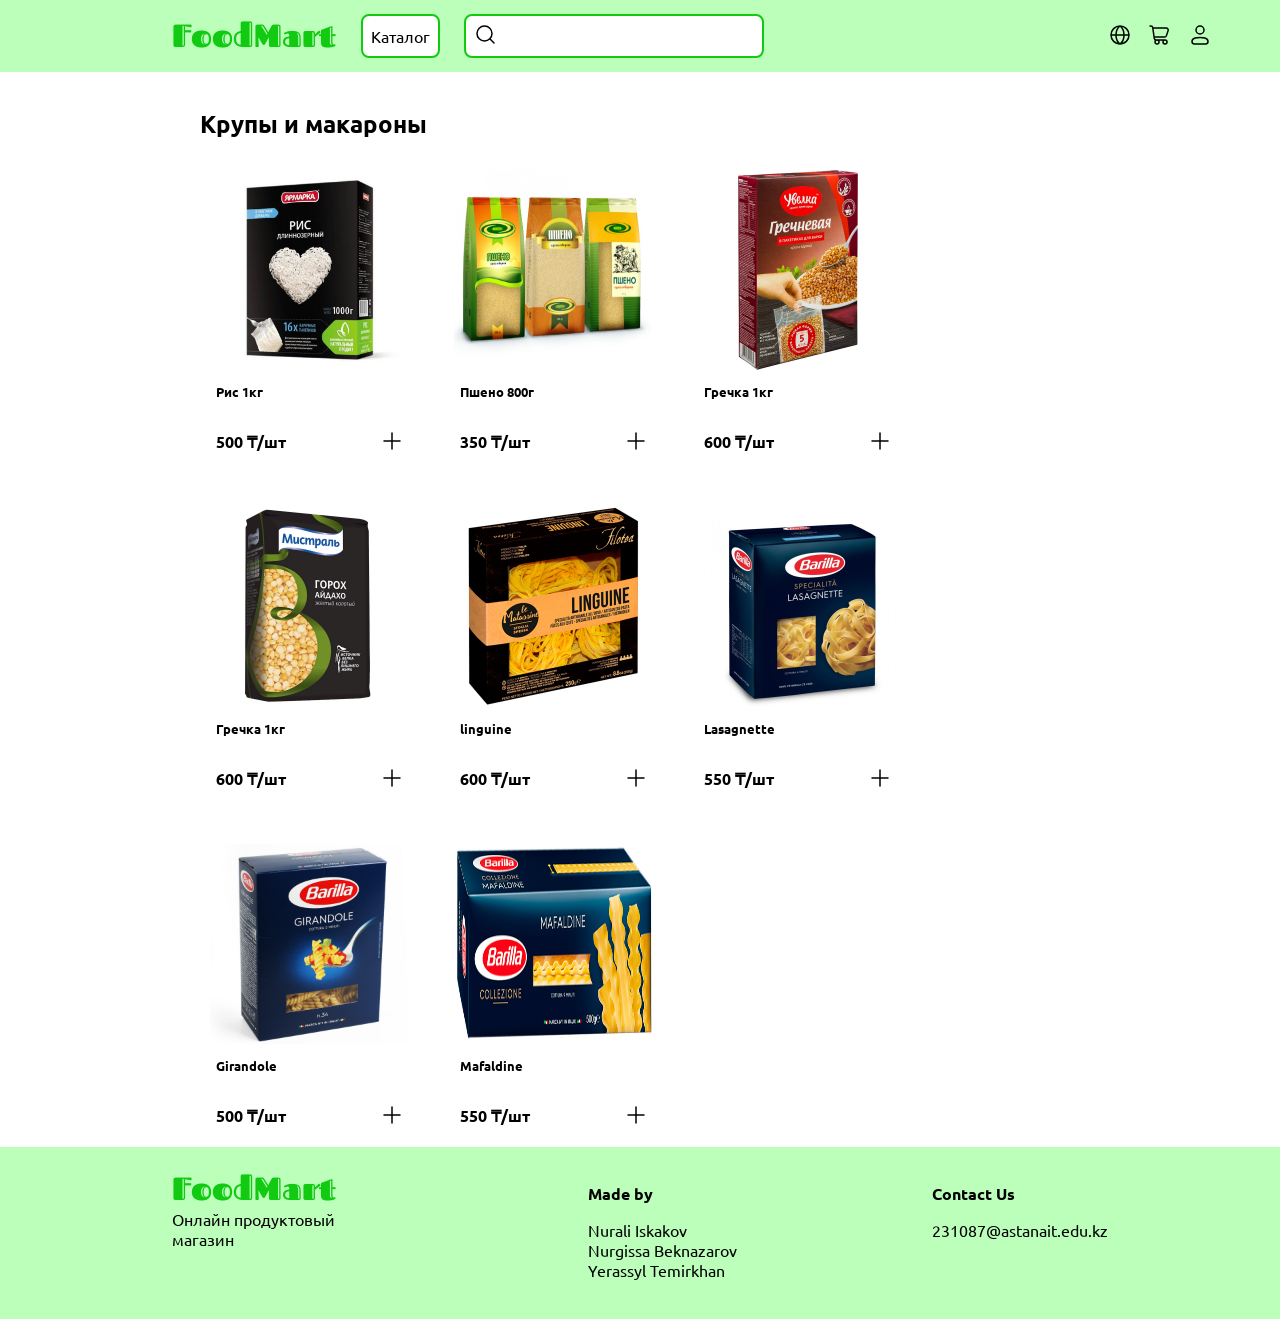
<file: grain-pasta.html>
<!DOCTYPE html>
<html lang="ru">
<head>
  <meta charset="UTF-8">
  <meta name="viewport" content="width=device-width, initial-scale=1.0">
  <link rel="preconnect" href="https://fonts.googleapis.com">
  <link rel="preconnect" href="https://fonts.gstatic.com" crossorigin>
  <link href="https://fonts.googleapis.com/css2?family=Fascinate+Inline&family=Ubuntu:ital,wght@0,300;0,400;0,500;0,700;1,300;1,400;1,500;1,700&display=swap" rel="stylesheet">
  <link rel="stylesheet" href="styles/main.css">
  <title>Крупы и Макароны</title>
</head>
<body>
  <header>
    <div id="header-left-side">
      <a href="index.html">
        <h1 class="logo">FoodMart</h1>
      </a>
      <a href="categories.html">
        <div id="categories-btn">
          Каталог
        </div>
      </a>
      <div id="search-bar">
        <button id="search-icon-btn">
          <img class="header-icon" id="search-icon" src="assets/icons/search-svgrepo-com.svg" alt="Search Icon">
        </button>
        <input type="text" name="search-bar-textbox" id="search-bar-textbox" placeholder="">
      </div>
    </div>
    <nav>
      <img class="header-icon" src="assets/icons/globe-1-svgrepo-com.svg" alt="Language Icon">
      <a href="cart.html">
        <img class="header-icon" src="assets/icons/cart-4-svgrepo-com.svg" alt="Cart Icon">
      </a>
      <a href="profile.html">
        <img class="header-icon" src="assets/icons/user-1-svgrepo-com.svg" alt="Profile Icon">
      </a>
    </nav>
  </header>

  <main>
    <h2>Крупы и макароны</h2>
    <div class="product-container">
      <div class="product-box">
        <img class="product-box-img" src="assets/images/grain-pasta/rice.jpg" alt="Рис">
        <h5 class="product-box-title">Рис 1кг</h5>
        <div class="product-box-price-add-to-cart">
          <h4 class="product-box-price">500 ₸/шт</h4>
          <button class="product-icon-btn">
            <img class="product-icon" src="assets/icons/plus-svgrepo-com.svg" alt="Add Product Icon">
          </button>
        </div>
      </div>
      <div class="product-box">
        <img class="product-box-img" src="assets/images/grain-pasta/millet.jpg" alt="Пшено">
        <h5 class="product-box-title">Пшено 800г</h5>
        <div class="product-box-price-add-to-cart">
          <h4 class="product-box-price">350 ₸/шт</h4>
          <button class="product-icon-btn">
            <img class="product-icon" src="assets/icons/plus-svgrepo-com.svg" alt="Add Product Icon">
          </button>
        </div>
      </div>
      <div class="product-box">
        <img class="product-box-img" src="assets/images/grain-pasta/buckwheat.jpg" alt="Гречка">
        <h5 class="product-box-title">Гречка 1кг</h5>
        <div class="product-box-price-add-to-cart">
          <h4 class="product-box-price">600 ₸/шт</h4>
          <button class="product-icon-btn">
            <img class="product-icon" src="assets/icons/plus-svgrepo-com.svg" alt="Add Product Icon">
          </button>
        </div>
      </div>
      <div class="product-box">
        <img class="product-box-img" src="assets/images/grain-pasta/peac.jpg" alt="Горох">
        <h5 class="product-box-title">Гречка 1кг</h5>
        <div class="product-box-price-add-to-cart">
          <h4 class="product-box-price">600 ₸/шт</h4>
          <button class="product-icon-btn">
            <img class="product-icon" src="assets/icons/plus-svgrepo-com.svg" alt="Add Product Icon">
          </button>
        </div>
      </div>
      <div class="product-box">
        <img class="product-box-img" src="assets/images/grain-pasta/pasta.jpg" alt="linguine">
        <h5 class="product-box-title">linguine</h5>
        <div class="product-box-price-add-to-cart">
          <h4 class="product-box-price">600 ₸/шт</h4>
          <button class="product-icon-btn">
            <img class="product-icon" src="assets/icons/plus-svgrepo-com.svg" alt="Add Product Icon">
          </button>
        </div>
      </div>
      <div class="product-box">
        <img class="product-box-img" src="assets/images/grain-pasta/pasta1.jpg" alt="Lasagnette">
        <h5 class="product-box-title">Lasagnette</h5>
        <div class="product-box-price-add-to-cart">
          <h4 class="product-box-price">550 ₸/шт</h4>
          <button class="product-icon-btn">
            <img class="product-icon" src="assets/icons/plus-svgrepo-com.svg" alt="Add Product Icon">
          </button>
        </div>
      </div>
      <div class="product-box">
        <img class="product-box-img" src="assets/images/grain-pasta/pasta_5.jpg" alt="Girandole">
        <h5 class="product-box-title">Girandole</h5>
        <div class="product-box-price-add-to-cart">
          <h4 class="product-box-price">500 ₸/шт</h4>
          <button class="product-icon-btn">
            <img class="product-icon" src="assets/icons/plus-svgrepo-com.svg" alt="Add Product Icon">
          </button>
        </div>
      </div>
      <div class="product-box">
        <img class="product-box-img" src="assets/images/grain-pasta/pasta3.jpg" alt="Mafaldine">
        <h5 class="product-box-title">Mafaldine</h5>
        <div class="product-box-price-add-to-cart">
          <h4 class="product-box-price">550 ₸/шт</h4>
          <button class="product-icon-btn">
            <img class="product-icon" src="assets/icons/plus-svgrepo-com.svg" alt="Add Product Icon">
          </button>
        </div>
      </div>
    </div>
  </main>
  <footer>
    <div id="footer-about-us">
      <h1 class="logo">FoodMart</h1>
      <p>Онлайн продуктовый магазин</p>
    </div>
    <div id="footer-made-by">
      <h4>Made by</h4>
      <p>Nurali Iskakov</p>
      <p>Nurgissa Beknazarov</p>
      <p>Yerassyl Temirkhan</p>
    </div>
    <div id="footer-contact-us">
      <h4>Contact Us</h4>
      <p>231087@astanait.edu.kz</p>
      <p></p>
      <p></p>
    </div>
  </footer>
</body>
</html>
</file>
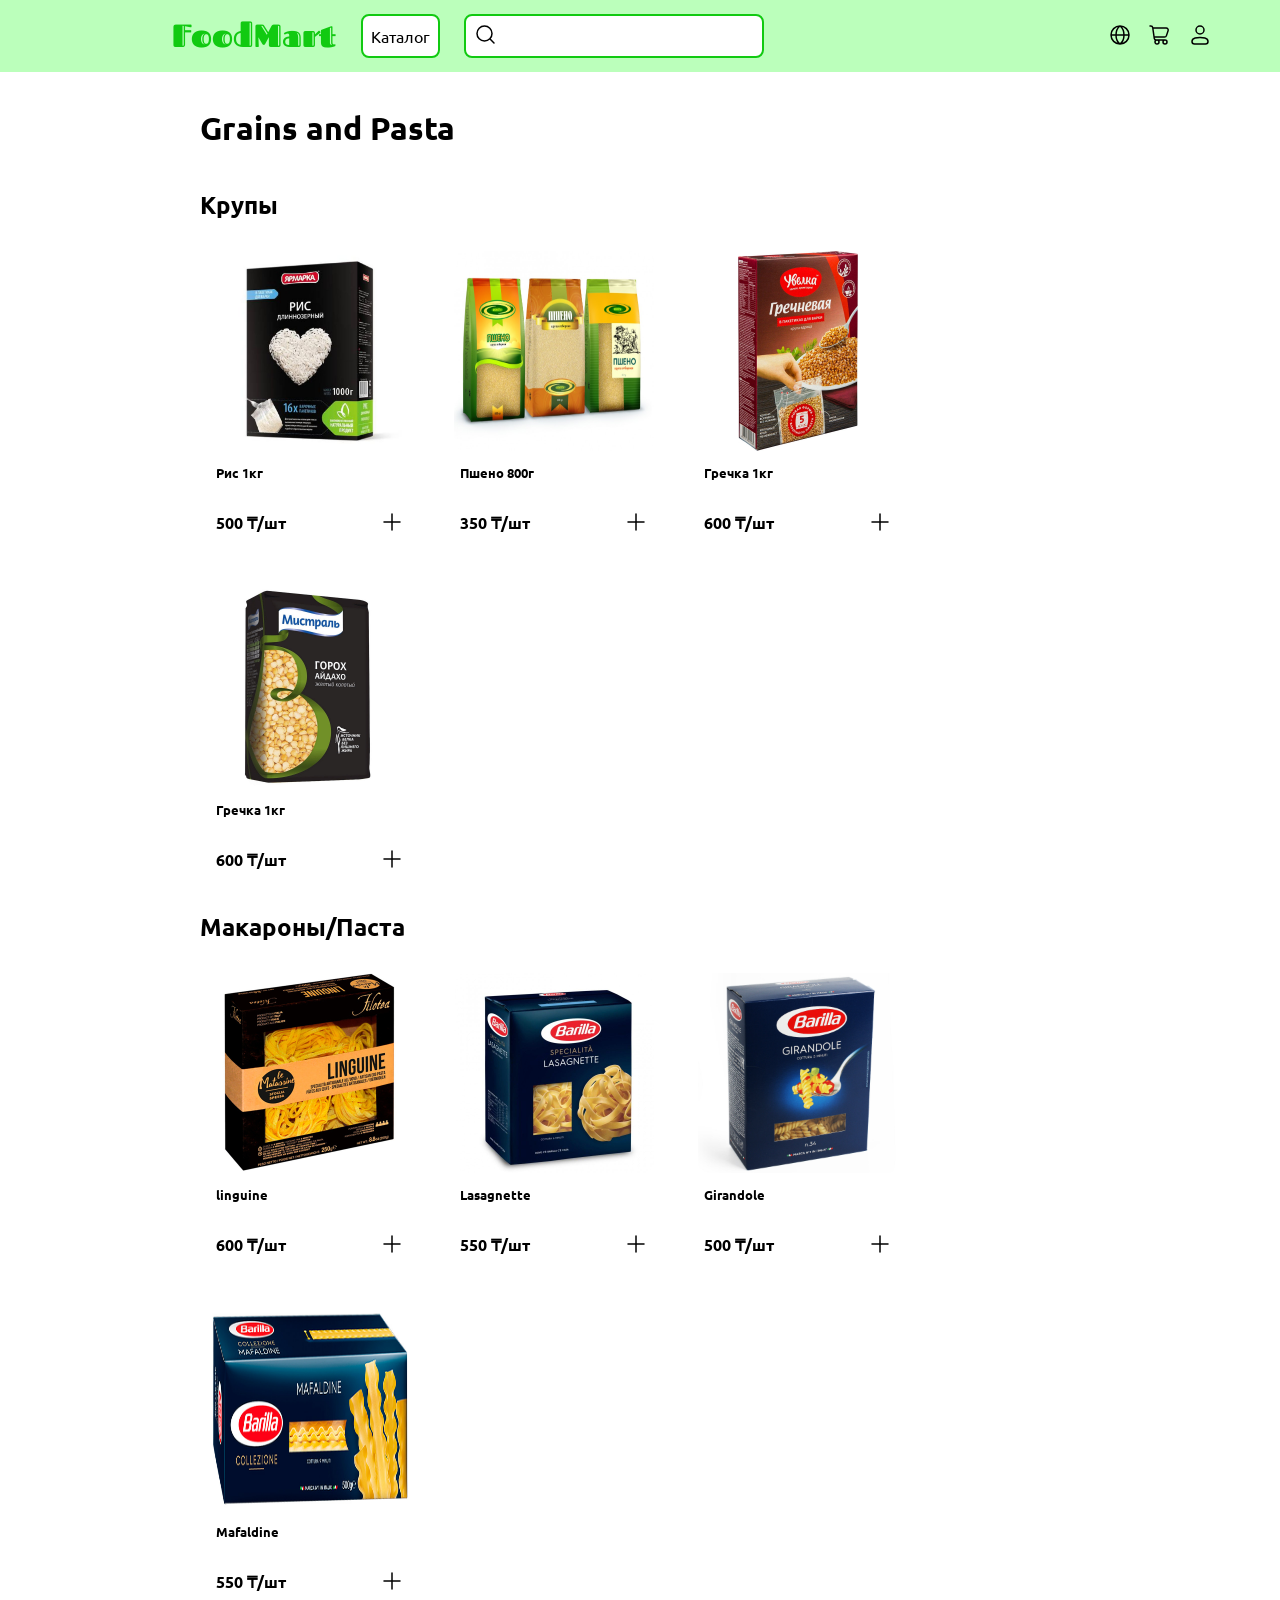
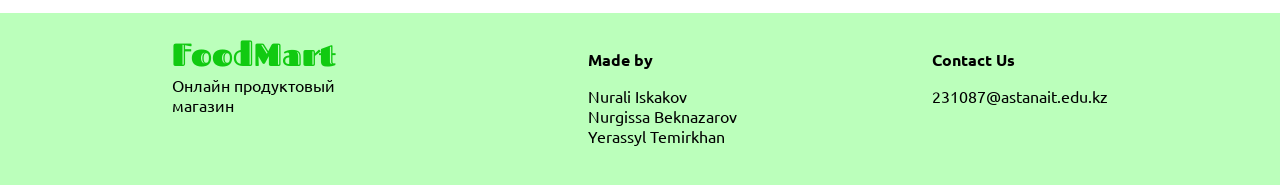
<file: grains.html>
<!DOCTYPE html>
<html lang="ru">
<head>
  <meta charset="UTF-8">
  <meta name="viewport" content="width=device-width, initial-scale=1.0">
  <link rel="preconnect" href="https://fonts.googleapis.com">
  <link rel="preconnect" href="https://fonts.gstatic.com" crossorigin>
  <link href="https://fonts.googleapis.com/css2?family=Fascinate+Inline&family=Ubuntu:ital,wght@0,300;0,400;0,500;0,700;1,300;1,400;1,500;1,700&display=swap" rel="stylesheet">
  <link rel="stylesheet" href="styles/main.css">
  <link rel="stylesheet" href="styles/index.css">
  <title>Крупы и Макароны</title>
</head>
<body>
  <header>
    <div id="header-left-side">
      <a href="index.html">
        <h1 class="logo">FoodMart</h1>
      </a>
      <a href="pages/categories.html">
        <div id="categories-btn">
          Каталог
        </div>
      </a>
      <div id="search-bar">
        <button id="search-icon-btn">
          <img class="header-icon" id="search-icon" src="assets/icons/search-svgrepo-com.svg" alt="Search Icon">
        </button>
        <input type="text" name="search-bar-textbox" id="search-bar-textbox" placeholder="">
      </div>
    </div>
    <nav>
      <img class="header-icon" src="assets/icons/globe-1-svgrepo-com.svg" alt="Language Icon">
      <a href="pages/cart.html">
        <img class="header-icon" src="assets/icons/cart-4-svgrepo-com.svg" alt="Cart Icon">
      </a>
      <a href="pages/profile.html">
        <img class="header-icon" src="assets/icons/user-1-svgrepo-com.svg" alt="Profile Icon">
      </a>
    </nav>
  </header>

  <main>
    <h1>Grains and Pasta</h1>
    <br>
    <h2>Крупы</h2>
    <div class="product-container">
      <div class="product-box">
        <img class="product-box-img" src="assets/images/rice.jpg" alt="Рис">
        <h5 class="product-box-title">Рис 1кг</h5>
        <div class="product-box-price-add-to-cart">
          <h4 class="product-box-price">500 ₸/шт</h4>
          <button class="product-icon-btn">
            <img class="product-icon" src="assets/icons/plus-svgrepo-com.svg" alt="Add Product Icon">
          </button>
        </div>
      </div>
      <div class="product-box">
        <img class="product-box-img" src="assets/images/millet.jpg" alt="Пшено">
        <h5 class="product-box-title">Пшено 800г</h5>
        <div class="product-box-price-add-to-cart">
          <h4 class="product-box-price">350 ₸/шт</h4>
          <button class="product-icon-btn">
            <img class="product-icon" src="assets/icons/plus-svgrepo-com.svg" alt="Add Product Icon">
          </button>
        </div>
      </div>
      <div class="product-box">
        <img class="product-box-img" src="assets/images/buckwheat.jpg" alt="Гречка">
        <h5 class="product-box-title">Гречка 1кг</h5>
        <div class="product-box-price-add-to-cart">
          <h4 class="product-box-price">600 ₸/шт</h4>
          <button class="product-icon-btn">
            <img class="product-icon" src="assets/icons/plus-svgrepo-com.svg" alt="Add Product Icon">
          </button>
        </div>
      </div>
      <div class="product-box">
        <img class="product-box-img" src="assets/images/peac.jpg" alt="Горох">
        <h5 class="product-box-title">Гречка 1кг</h5>
        <div class="product-box-price-add-to-cart">
          <h4 class="product-box-price">600 ₸/шт</h4>
          <button class="product-icon-btn">
            <img class="product-icon" src="assets/icons/plus-svgrepo-com.svg" alt="Add Product Icon">
          </button>
        </div>
      </div>
    </div>
    <h2>Макароны/Паста</h2>
    <div class="product-container">
      <div class="product-box">
        <img class="product-box-img" src="assets/images/pasta.jpg" alt="linguine">
        <h5 class="product-box-title">linguine</h5>
        <div class="product-box-price-add-to-cart">
          <h4 class="product-box-price">600 ₸/шт</h4>
          <button class="product-icon-btn">
            <img class="product-icon" src="assets/icons/plus-svgrepo-com.svg" alt="Add Product Icon">
          </button>
        </div>
      </div>
      <div class="product-box">
        <img class="product-box-img" src="assets/images/pasta1.jpg" alt="Lasagnette">
        <h5 class="product-box-title">Lasagnette</h5>
        <div class="product-box-price-add-to-cart">
          <h4 class="product-box-price">550 ₸/шт</h4>
          <button class="product-icon-btn">
            <img class="product-icon" src="assets/icons/plus-svgrepo-com.svg" alt="Add Product Icon">
          </button>
        </div>
      </div>
      <div class="product-box">
        <img class="product-box-img" src="assets/images/pasta_5.jpg" alt="Girandole">
        <h5 class="product-box-title">Girandole</h5>
        <div class="product-box-price-add-to-cart">
          <h4 class="product-box-price">500 ₸/шт</h4>
          <button class="product-icon-btn">
            <img class="product-icon" src="assets/icons/plus-svgrepo-com.svg" alt="Add Product Icon">
          </button>
        </div>
      </div>
      <div class="product-box">
        <img class="product-box-img" src="assets/images/pasta3.jpg" alt="Mafaldine">
        <h5 class="product-box-title">Mafaldine</h5>
        <div class="product-box-price-add-to-cart">
          <h4 class="product-box-price">550 ₸/шт</h4>
          <button class="product-icon-btn">
            <img class="product-icon" src="assets/icons/plus-svgrepo-com.svg" alt="Add Product Icon">
          </button>
        </div>
      </div>
    </div>
  </main>
  <footer>
    <div id="footer-about-us">
      <h1 class="logo">FoodMart</h1>
      <p>Онлайн продуктовый магазин</p>
    </div>
    <div id="footer-made-by">
      <h4>Made by</h4>
      <p>Nurali Iskakov</p>
      <p>Nurgissa Beknazarov</p>
      <p>Yerassyl Temirkhan</p>
    </div>
    <div id="footer-contact-us">
      <h4>Contact Us</h4>
      <p>231087@astanait.edu.kz</p>
      <p></p>
      <p></p>
    </div>
  </footer>
</body>
</html>
</file>
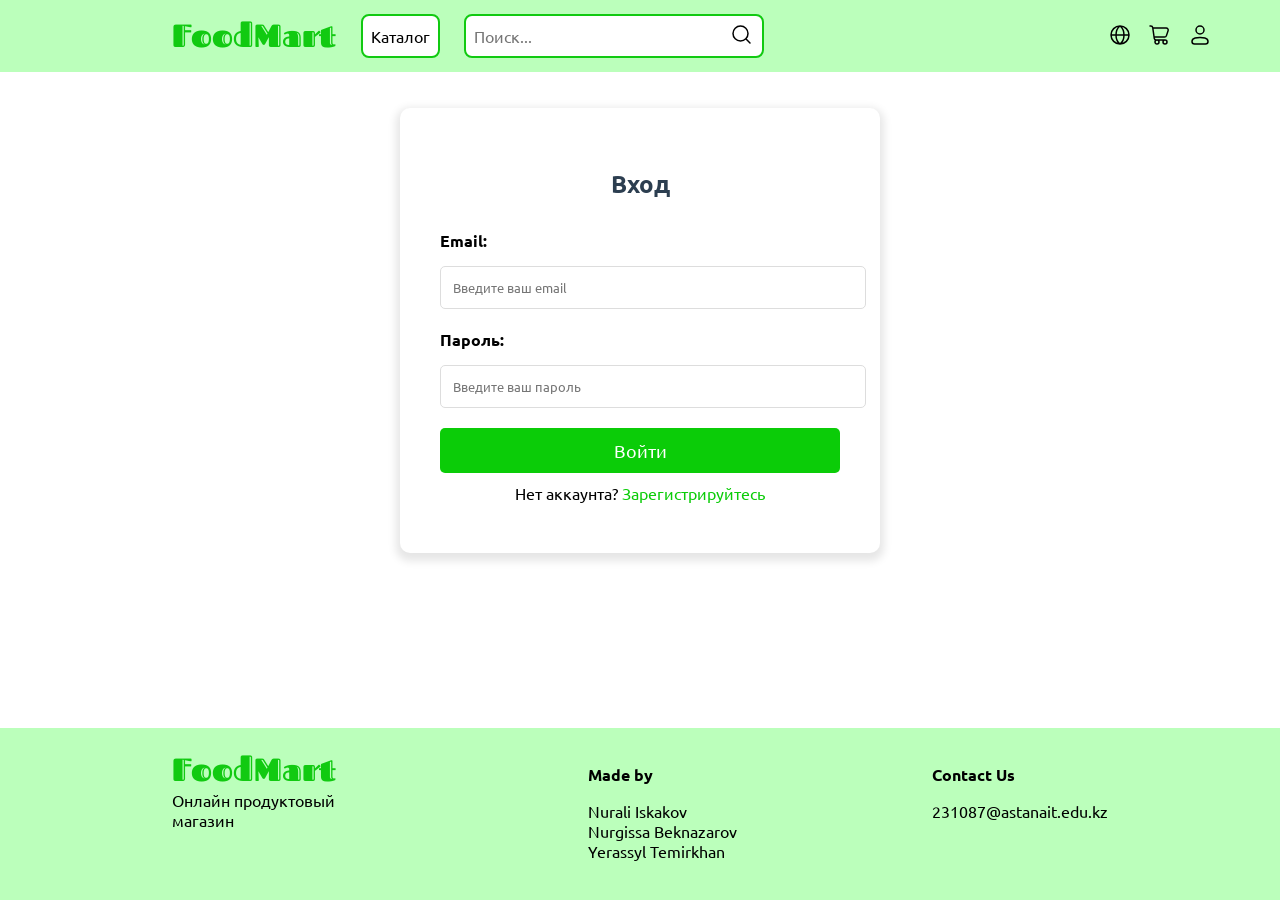
<file: login.html>
<!DOCTYPE html>
<html lang="ru">
<head>
  <meta charset="UTF-8">
  <meta name="viewport" content="width=device-width, initial-scale=1.0">
  <link rel="preconnect" href="https://fonts.googleapis.com">
  <link rel="preconnect" href="https://fonts.gstatic.com" crossorigin>
  <link href="https://fonts.googleapis.com/css2?family=Fascinate+Inline&family=Ubuntu:ital,wght@0,300;0,400;0,500;0,700;1,300;1,400;1,500;1,700&display=swap" rel="stylesheet">
  <link rel="stylesheet" href="styles/main.css">
  <link rel="stylesheet" href="styles/auth.css">
  <title>Вход</title>
</head>
<body>
  <header>
    <div id="header-left-side">
      <a href="index.html">
        <h1 class="logo">FoodMart</h1>
      </a>
      <a href="categories.html">
        <div id="categories-btn">
          Каталог
        </div>
      </a>
      <div id="search-bar">
        <input type="text" name="search-bar-textbox" id="search-bar-textbox" placeholder="Поиск...">
        <button id="search-icon-btn">
          <img class="header-icon" id="search-icon" src="assets/icons/search-svgrepo-com.svg" alt="Search Icon">
        </button>
      </div>
    </div>
    <nav>
      <img class="header-icon" src="assets/icons/globe-1-svgrepo-com.svg" alt="Language Icon">
      <a href="cart.html">
        <img class="header-icon" src="assets/icons/cart-4-svgrepo-com.svg" alt="Cart Icon">
      </a>
      <a href="profile.html">
        <img class="header-icon" src="assets/icons/user-1-svgrepo-com.svg" alt="Profile Icon">
      </a>
    </nav>
  </header>

  <main>
    <div class="auth-container">
      <h2>Вход</h2>
      <form action="#" method="POST">
        <label for="email">Email:</label>
        <input type="email" id="email" name="email" placeholder="Введите ваш email" required>

        <label for="password">Пароль:</label>
        <input type="password" id="password" name="password" placeholder="Введите ваш пароль" required>

        <button type="submit">Войти</button>
        <p>Нет аккаунта? <a href="register.html">Зарегистрируйтесь</a></p>
      </form>
    </div>
  </main>

  <footer>
    <div id="footer-about-us">
      <h1 class="logo">FoodMart</h1>
      <p>Онлайн продуктовый магазин</p>
    </div>
    <div id="footer-made-by">
      <h4>Made by</h4>
      <p>Nurali Iskakov</p>
      <p>Nurgissa Beknazarov</p>
      <p>Yerassyl Temirkhan</p>
    </div>
    <div id="footer-contact-us">
      <h4>Contact Us</h4>
      <p>231087@astanait.edu.kz</p>
    </div>
  </footer>
</body>
</html>
</file>
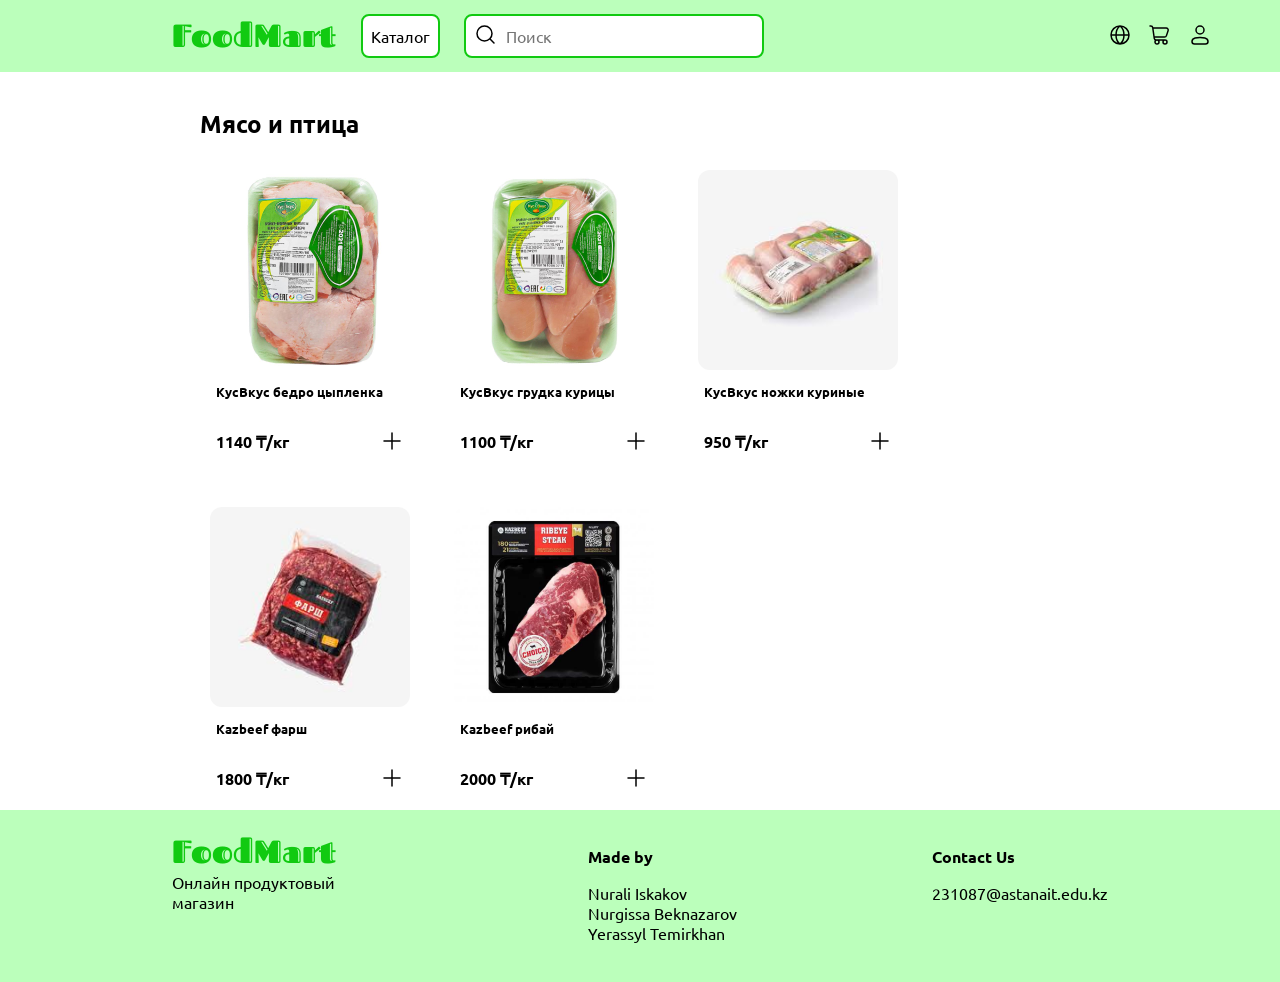
<file: meat-poultry.html>
<!DOCTYPE html>
<html lang="ru">
<head>
  <meta charset="UTF-8">
  <meta name="viewport" content="width=device-width, initial-scale=1.0">
  <link rel="preconnect" href="https://fonts.googleapis.com">
  <link rel="preconnect" href="https://fonts.gstatic.com" crossorigin>
  <link href="https://fonts.googleapis.com/css2?family=Fascinate+Inline&family=Ubuntu:ital,wght@0,300;0,400;0,500;0,700;1,300;1,400;1,500;1,700&display=swap" rel="stylesheet">
  <link rel="stylesheet" href="styles/main.css">
  <title>Мясо и птица</title>
</head>
<body>
  <header>
    <div id="header-left-side">
      <a href="index.html">
        <h1 class="logo">FoodMart</h1>
      </a>
      <a href="categories.html">
        <div id="categories-btn">
          Каталог
        </div>
      </a>
      <div id="search-bar">
        <button id="search-icon-btn">
          <img class="header-icon" id="search-icon" src="assets/icons/search-svgrepo-com.svg" alt="Search Icon">
        </button>
        <input type="text" name="search-bar-textbox" id="search-bar-textbox" placeholder="Поиск">
      </div>
    </div>
    <nav>
      <img class="header-icon" src="assets/icons/globe-1-svgrepo-com.svg" alt="Language Icon">
      <a href="cart.html">
        <img class="header-icon" src="assets/icons/cart-4-svgrepo-com.svg" alt="Cart Icon">
      </a>
      <a href="profile.html">
        <img class="header-icon" src="assets/icons/user-1-svgrepo-com.svg" alt="Profile Icon">
      </a>
    </nav>
  </header>

  <main>
    <h2>Мясо и птица</h2>
    <div class="product-container">
      <div class="product-box">
        <img class="product-box-img" src="assets/images/meat-poultry/kusvkus-chicken-thighs.jpg" alt="КусВкус бедро цыпленка">
        <h5 class="product-box-title">КусВкус бедро цыпленка</h5>
        <div class="product-box-price-add-to-cart">
          <h4 class="product-box-price">1140 ₸/кг</h4>
          <button class="product-icon-btn">
            <img class="product-icon" src="assets/icons/plus-svgrepo-com.svg" alt="Add Product Icon">
          </button>
        </div>
      </div>
      <div class="product-box">
        <img class="product-box-img" src="assets/images/meat-poultry/kusvkus-chicken-breast.jpg" alt="КусВкус грудка курицы">
        <h5 class="product-box-title">КусВкус грудка курицы</h5>
        <div class="product-box-price-add-to-cart">
          <h4 class="product-box-price">1100 ₸/кг</h4>
          <button class="product-icon-btn">
            <img class="product-icon" src="assets/icons/plus-svgrepo-com.svg" alt="Add Product Icon">
          </button>
        </div>
      </div>
      <div class="product-box">
        <img class="product-box-img" src="assets/images/meat-poultry/kusvkus-chicken-legs.jpg" alt="КусВкус ножки куриные">
        <h5 class="product-box-title">КусВкус ножки куриные</h5>
        <div class="product-box-price-add-to-cart">
          <h4 class="product-box-price">950 ₸/кг</h4>
          <button class="product-icon-btn">
            <img class="product-icon" src="assets/icons/plus-svgrepo-com.svg" alt="Add Product Icon">
          </button>
        </div>
      </div>
      <div class="product-box">
        <img class="product-box-img" src="assets/images/meat-poultry/kazbeef-groundbeef.jpg" alt="Kazbeef фарш">
        <h5 class="product-box-title">Kazbeef фарш</h5>
        <div class="product-box-price-add-to-cart">
          <h4 class="product-box-price">1800 ₸/кг</h4>
          <button class="product-icon-btn">
            <img class="product-icon" src="assets/icons/plus-svgrepo-com.svg" alt="Add Product Icon">
          </button>
        </div>
      </div>
      <div class="product-box">
        <img class="product-box-img" src="assets/images/meat-poultry/kazbeef-ribeye.jpeg" alt="Kazbeef рибай">
        <h5 class="product-box-title">Kazbeef рибай</h5>
        <div class="product-box-price-add-to-cart">
          <h4 class="product-box-price">2000 ₸/кг</h4>
          <button class="product-icon-btn">
            <img class="product-icon" src="assets/icons/plus-svgrepo-com.svg" alt="Add Product Icon">
          </button>
        </div>
      </div>
    </div>
  </main>

  <footer>
    <div id="footer-about-us">
      <h1 class="logo">FoodMart</h1>
      <p>Онлайн продуктовый магазин</p>
    </div>
    <div id="footer-made-by">
      <h4>Made by</h4>
      <p>Nurali Iskakov</p>
      <p>Nurgissa Beknazarov</p>
      <p>Yerassyl Temirkhan</p>
    </div>
    <div id="footer-contact-us">
      <h4>Contact Us</h4>
      <p>231087@astanait.edu.kz</p>
    </div>
  </footer>
</body>
</html>
</file>
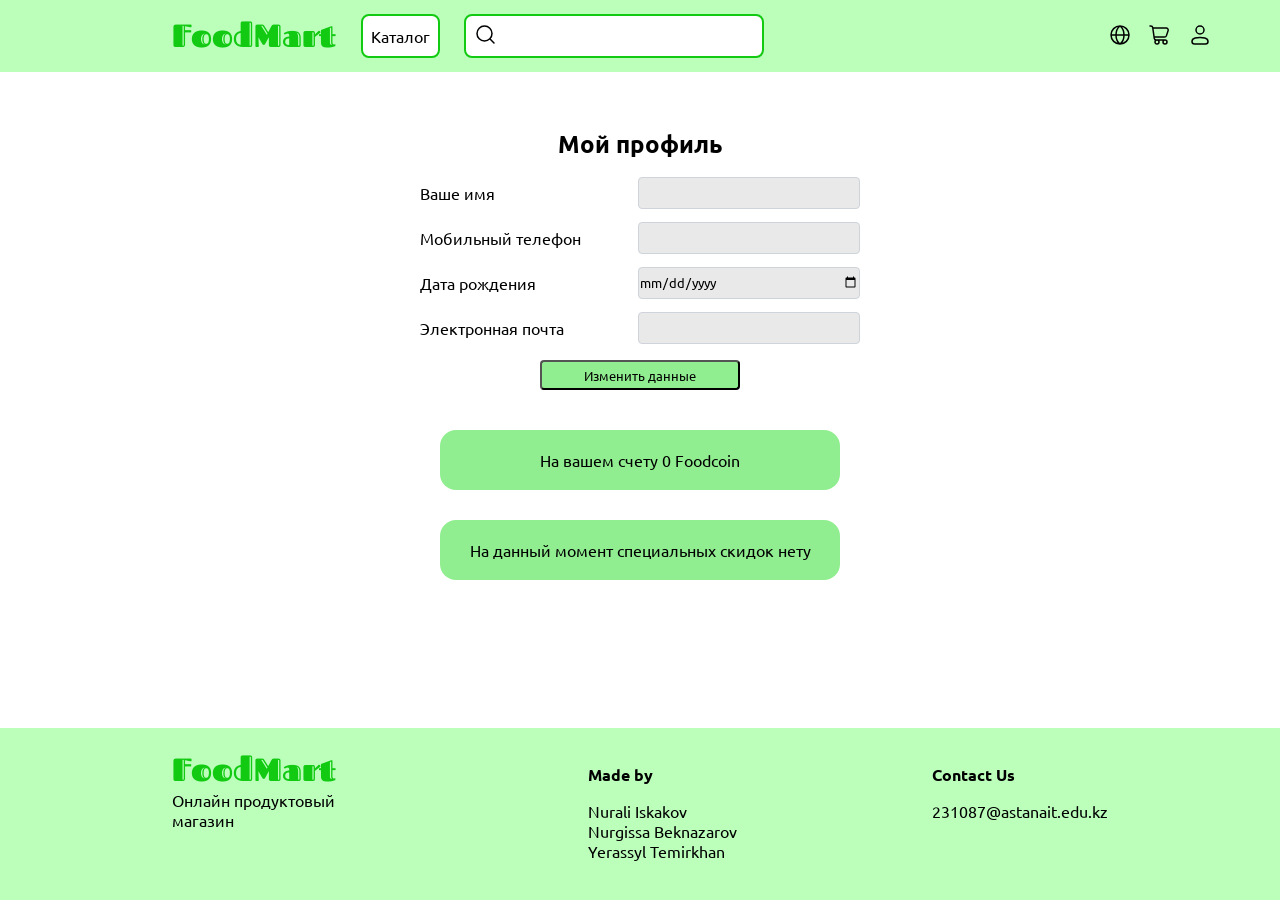
<file: profile.html>
<!DOCTYPE html>
<html lang="en">
<head>
  <meta charset="UTF-8">
  <meta name="viewport" content="width=device-width, initial-scale=1.0">
  <link rel="preconnect" href="https://fonts.googleapis.com">
  <link rel="preconnect" href="https://fonts.gstatic.com" crossorigin>
  <link href="https://fonts.googleapis.com/css2?family=Fascinate+Inline&family=Ubuntu:ital,wght@0,300;0,400;0,500;0,700;1,300;1,400;1,500;1,700&display=swap" rel="stylesheet">
  <link rel="stylesheet" href="styles/main.css">
  <link rel="stylesheet" href="styles/profile.css">
  <title>Личный Кабинет</title>
</head>
<body>
  <header>
    <div id="header-left-side">
      <a href="index.html">
        <h1 class="logo">FoodMart</h1>
      </a>
      <a href="categories.html">
        <div id="categories-btn">
          Каталог
        </div>
      </a>
      <div id="search-bar">
        <button id="search-icon-btn">
          <img class="header-icon" id="search-icon" src="assets/icons/search-svgrepo-com.svg" alt="Search Icon">
        </button>
        <input type="text" name="search-bar-textbox" id="search-bar-textbox" placeholder="">
      </div>
    </div>
    <nav>
      <img class="header-icon" src="assets/icons/globe-1-svgrepo-com.svg" alt="Language Icon">
      <a href="cart.html">
        <img class="header-icon" src="assets/icons/cart-4-svgrepo-com.svg" alt="Cart Icon">
      </a>
      <a href="profile.html">
        <img class="header-icon" src="assets/icons/user-1-svgrepo-com.svg" alt="Profile Icon">
      </a>
    </nav>
  </header>
  <main>
    <form action="">
      <h2>Мой профиль</h2>
      <div class="info">
        <div class="info-row">
          <label for="name-info">Ваше имя</label>
          <input type="text" name="name" class="control-info">
        </div>
        <div class="info-row">
          <label for="phone-info">Мобильный телефон</label>
          <input type="text" name="phone" class="control-info">
        </div>
        <div class="info-row">
          <label for="date-info">Дата рождения</label>
          <input type="date" name="date" class="control-info">
        </div>
        <div class="info-row">
          <label for="email-info">Электронная почта</label>
          <input type="text" name="name" class="control-info">
        </div>
      </div>
      <div class="info-buttons">
        <button class="submit-button">Изменить данные</button>
      </div>
    </form>
    <br>
    <div class="specials">
      <div class="bonus">
        На вашем счету 0 Foodcoin
      </div>
      <div class="bonus">
        На данный момент специальных скидок нету
      </div>
    </div>
  </main>
  <footer>
    <div id="footer-about-us">
      <h1 class="logo">FoodMart</h1>
      <p>Онлайн продуктовый магазин</p>
    </div>
    <div id="footer-made-by">
      <h4>Made by</h4>
      <p>Nurali Iskakov</p>
      <p>Nurgissa Beknazarov</p>
      <p>Yerassyl Temirkhan</p>
    </div>
    <div id="footer-contact-us">
      <h4>Contact Us</h4>
      <p>231087@astanait.edu.kz</p>
      <p></p>
      <p></p>
    </div>
  </footer>
</body>
</html>
</file>
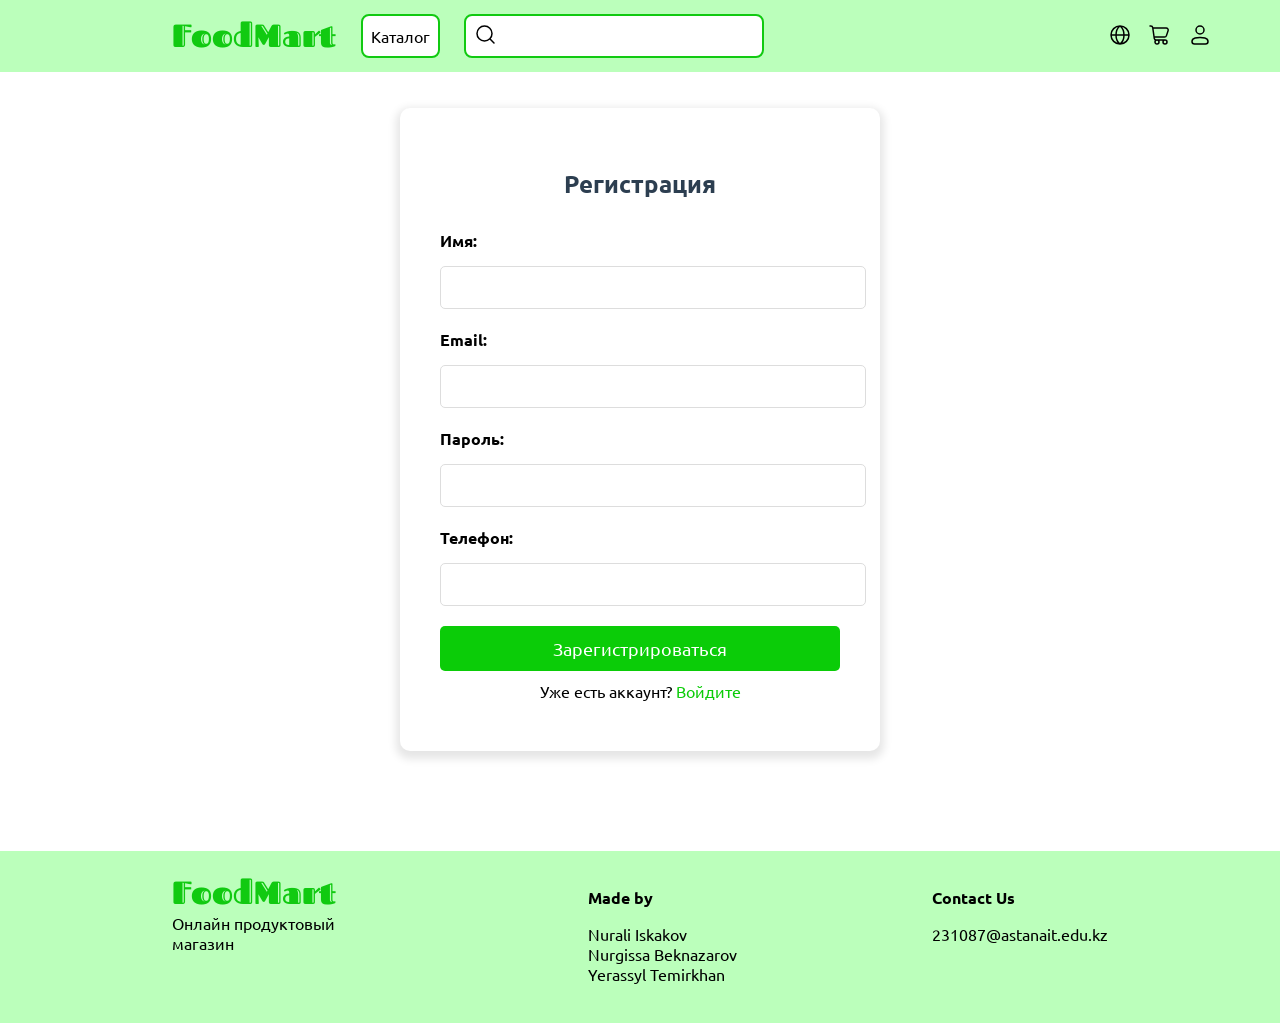
<file: register.html>
<!DOCTYPE html>
<html lang="ru">
<head>
  <meta charset="UTF-8">
  <meta name="viewport" content="width=device-width, initial-scale=1.0">
  <link rel="preconnect" href="https://fonts.googleapis.com">
  <link rel="preconnect" href="https://fonts.gstatic.com" crossorigin>
  <link href="https://fonts.googleapis.com/css2?family=Fascinate+Inline&family=Ubuntu:ital,wght@0,300;0,400;0,500;0,700;1,300;1,400;1,500;1,700&display=swap" rel="stylesheet">
  <link rel="stylesheet" href="styles/main.css">
  <link rel="stylesheet" href="styles/auth.css">
  <title>Регистрация</title>
</head>
<body>
  <header>
    <div id="header-left-side">
      <a href="index.html">
        <h1 class="logo">FoodMart</h1>
      </a>
      <a href="categories.html">
        <div id="categories-btn">
          Каталог
        </div>
      </a>
      <div id="search-bar">
        <button id="search-icon-btn">
          <img class="header-icon" id="search-icon" src="assets/icons/search-svgrepo-com.svg" alt="Search Icon">
        </button>
        <input type="text" name="search-bar-textbox" id="search-bar-textbox" placeholder="">
      </div>
    </div>
    <nav>
      <img class="header-icon" src="assets/icons/globe-1-svgrepo-com.svg" alt="Language Icon">
      <a href="cart.html">
        <img class="header-icon" src="assets/icons/cart-4-svgrepo-com.svg" alt="Cart Icon">
      </a>
      <a href="profile.html">
        <img class="header-icon" src="assets/icons/user-1-svgrepo-com.svg" alt="Profile Icon">
      </a>
    </nav>
  </header>

  <main>
    <div class="auth-container">
      <h2>Регистрация</h2>
      <form action="#" method="POST">
        <label for="name">Имя:</label>
        <input type="text" id="name" name="name" required>

        <label for="email">Email:</label>
        <input type="email" id="email" name="email" required>

        <label for="password">Пароль:</label>
        <input type="password" id="password" name="password" required>
        <label for="phone" style="display: block;">Телефон:</label>
        <input type="text" id="phone" name="phone">

        <button type="submit">Зарегистрироваться</button>
        <p>Уже есть аккаунт? <a href="login.html">Войдите</a></p>
      </form>
    </div>
  </main>

  <footer>
    <div id="footer-about-us">
      <h1 class="logo">FoodMart</h1>
      <p>Онлайн продуктовый магазин</p>
    </div>
    <div id="footer-made-by">
      <h4>Made by</h4>
      <p>Nurali Iskakov</p>
      <p>Nurgissa Beknazarov</p>
      <p>Yerassyl Temirkhan</p>
    </div>
    <div id="footer-contact-us">
      <h4>Contact Us</h4>
      <p>231087@astanait.edu.kz</p>
      <p></p>
      <p></p>
    </div>
  </footer>
</body>
</html>
</file>
<file: styles/main.css>
* {
  margin: 0;
  padding: 0;
  font-family: "Ubuntu", sans-serif;
}

a {
  text-decoration: none;
  color: unset;
}

header {
  display: flex;
  justify-content: space-between;
  height: 72px;
  position: fixed;
  top: 0;
  right: 0;
  align-items: center;
  width: 100%;
  background-color: rgb(187, 255, 187);
}

#header-left-side {
  padding: 0 172px;
  display: flex;
  gap: 24px;
}

.header-icon {
  height: 24px;
  width: auto;
}

.logo {
  flex: 1;
  font-family: "Fascinate Inline", system-ui;
  font-weight: 400;
  font-style: normal;
  color: rgb(17, 202, 17);
}

#categories-btn {
  display: flex;
  flex: 1;
  align-items: center;
  padding: 4px 8px;
  height: 32px;
  border: 2px solid rgb(17, 202, 17);
  border-radius: 8px;
  background-color: white;
  font-size: 16px;
}

#search-bar {
  padding: 4px 8px;
  display: flex;
  flex: 1;
  gap: 8px;
  align-items: center;
  height: 32px;
  border: 2px solid rgb(17, 202, 17);
  border-radius: 8px;
  background-color: white;
}

#search-icon-btn {
  border: none;
  background-color: unset;
}

#search-icon:hover {
  cursor: pointer;
}

#search-bar-textbox {
  border: none;
  outline: none;
  font-size: 16px;
}

nav {
  padding: 0 172px;
  display: flex;
  gap: 16px;
}

main {
  margin: 108px 200px 0;
  min-height: calc(100vh - 280px);
}

main h2 {
  margin: 20px 0;
}

.product-container {
  display: flex;
  flex-wrap: wrap;
  gap: 24px;
}

.product-box {
  width: 220px;
}

.product-box > * {
  margin-left: 16px;
  margin-bottom: 20px;
  margin-right: 16px;
}

.product-box-img {
  width: 200px;
  height: 200px;
  margin: 10px;
  border-radius: 12px;
}

.product-box h5 {
  font-size: 13px;
  height: 26px;
  overflow: hidden;
  text-overflow: ellipsis;
}

.product-box-price-add-to-cart {
  display: flex;
  justify-content: space-between;
  align-items: center;
}

.product-icon-btn {
  margin: unset;
  width: 24px;
  height: 24px;
  background-color: unset;
  border: unset;
}

.product-icon {
  margin: unset;
  width: 24px;
  height: 24px;
}

.product-icon:hover {
  cursor: pointer;
}

footer {
  width: 100%;
  height: 172px;
  display: flex;
  justify-content: space-between;
  align-items: baseline;
  background-color: rgb(187, 255, 187);
}

#footer-about-us {
  width: 220px;
}

#footer-made-by {
  padding: 20px 0;
}

#footer-about-us, #footer-contact-us {
  padding: 20px 172px;
}

#footer-made-by h4, #footer-contact-us h4 {
  margin-bottom: 16px;
}
</file>
<file: styles/index.css>
#promotions {
  margin: 20px auto;
  width: 80%;
  height: auto;
}

#promotions img {
  height: 100%;
  width: 100%;
  object-fit: cover;
  overflow: hidden;
  border-radius: 16px;
}

#new-products {
  padding: 10px;
}
</file>
<file: styles/cart.css>
main {
  height: calc(100vh - 280px);
}

table {
  width: 70%;
  border-collapse: collapse;
  margin-bottom: 30px;
}

th, td {
  border: 1px solid black;
  padding: 10px;
  text-align: center;     
}

th {
  background-color: rgb(144, 238, 144);
}

.name {
  text-align: left;
  display: flex;
  align-items: center;
}


main {
  display: flex;
  align-items: center;
  margin-bottom: 30px;
  justify-content: center;
}

.cart {
  width: 70%;
  display: flex;
  align-items: center;
  flex-direction: column;
  justify-content: space-between;
}

.submit-button {
  background-color: rgb(144, 238, 144);
  width: 200px;
  height: 30px;
  border-radius: 0.25rem;
}

.info-buttons {
  width: 70%;
  display: flex;
  justify-content: space-around;
}

.product-img {
  width: 30px;
  height: auto;
}
</file>
<file: styles/categories.css>
#categories-container {
  display: flex;
  gap: 12px;
  flex-wrap: wrap;
}

.category-box {
  width: 140px;
  height: 180px;
}

.category-box h4 {
  width: 100%;
  overflow: hidden;
  text-align: center;
  text-overflow: ellipsis;
}

.category-img {
  width: 140px;
  height: 140px;
  object-fit: cover;
  overflow: hidden;
  border-radius: 16px;
}
</file>
<file: styles/auth.css>
.auth-container {
  background-color:white;
  padding: 40px;
  margin: 100px auto;
  max-width: 400px;
  border-radius: 10px;
  box-shadow: 0 4px 8px 4px rgba(0, 0, 0, 0.1);
}

.auth-container h2 {
  text-align: center;
  color: #2c3e50;
  margin-bottom: 30px;
}

.auth-container label {
  font-weight: bold;
  margin-bottom: 5px;
  display: block;
}

.auth-container input {
  width: 100%;
  padding: 12px;
  margin: 10px 0 20px;
  border: 1px solid #ddd;
  border-radius: 5px;
}

.auth-container button {
  width: 100%;
  padding: 12px;
  background-color: #0bcc08;
  color: white;
  border: none;
  border-radius: 5px;
  font-size: 1.1em;
  cursor: pointer;
}

.auth-container button:hover {
  background-color: #0bcc08ae;
}

.auth-container p {
  margin: 10px;
  text-align: center;
}

.auth-container p a {
  color: #0bcc08;
  text-decoration: none;
}

.auth-container p a:hover {
  text-decoration: underline;
}
</file>
<file: styles/profile.css>
.info {
  width: 50%;
}

.info-row {
  display: flex;
  flex-direction: row;
  justify-content: space-between;
  align-items: center;
  margin-bottom: 20px;
  height: 25px;
}

.control-info {
  border: 1px solid #ced4da;
  border-radius: 0.25rem;
  background-color: rgb(233, 233, 233);
  width: 50%;
  height: 30px;
}

.submit-button {
  background-color: rgb(144, 238, 144);
  width: 200px;
  height: 30px;
  border-radius: 0.25rem;
}

.info-buttons {
  width: 50%;
  display: flex;
  justify-content: space-around;
}

form {
  margin-bottom: 20px;
  align-items: center;
  display: flex;
  margin-bottom: 20px;
  flex-direction: column;
}

.profile-icon {
  height: 50px;
  width: auto;
  margin-bottom: 20px;
}

.specials {
  display: flex;
  flex-direction: column;
  justify-content: space-between;
  align-items: center;
  height: 150px;
  margin-bottom: 20px;
}

.bonus {
  display: flex;
  width: 400px;
  height: 60px;
  background-color: rgb(144, 238, 144);
  border-radius: 1rem;
  align-items: center;
  justify-content: center;
}
</file>
